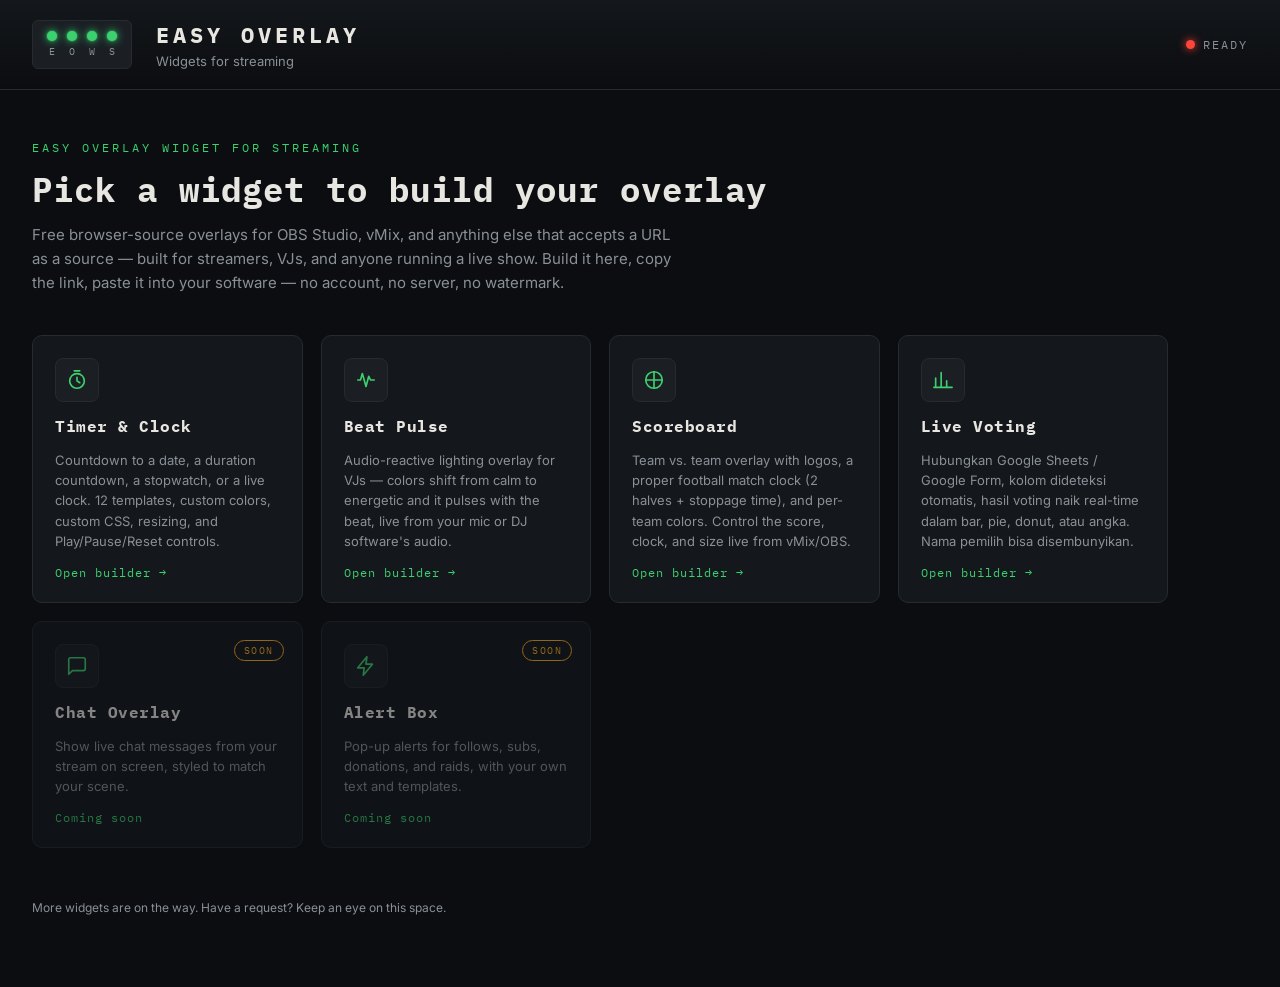
<file: index.html>
<!DOCTYPE html>
<html lang="en">
<head>
<meta charset="UTF-8">
<title>Easy Overlay — Widgets for Streaming</title>
<meta name="viewport" content="width=device-width, initial-scale=1.0">
<link rel="preconnect" href="https://fonts.googleapis.com">
<link href="https://fonts.googleapis.com/css2?family=IBM+Plex+Mono:wght@400;500;600;700&family=Inter:wght@400;500;600;700&display=swap" rel="stylesheet">
<link rel="stylesheet" href="css/console.css">
</head>
<body>

<header class="masthead">
  <div class="masthead-left">
    <div class="tally-strip">
      <div class="tally-lamp on"><span class="dot"></span><span class="lamp-label">E</span></div>
      <div class="tally-lamp on"><span class="dot"></span><span class="lamp-label">O</span></div>
      <div class="tally-lamp on"><span class="dot"></span><span class="lamp-label">W</span></div>
      <div class="tally-lamp on"><span class="dot"></span><span class="lamp-label">S</span></div>
    </div>
    <div class="masthead-title">
      <h1>EASY OVERLAY</h1>
      <p>Widgets for streaming</p>
    </div>
  </div>
  <div class="rec-indicator"><span class="rec-dot"></span> READY</div>
</header>

<section class="dashboard-hero">
  <p class="kicker">Easy Overlay Widget for Streaming</p>
  <h1>Pick a widget to build your overlay</h1>
  <p>
    Free browser-source overlays for OBS Studio, vMix, and anything else that
    accepts a URL as a source — built for streamers, VJs, and anyone running
    a live show. Build it here, copy the link, paste it into your software —
    no account, no server, no watermark.
  </p>
</section>

<div class="widget-grid">

  <a class="widget-card" href="timerstream.html">
    <div class="widget-icon">
      <svg viewBox="0 0 24 24" fill="none" stroke="currentColor" stroke-width="1.8" stroke-linecap="round" stroke-linejoin="round">
        <circle cx="12" cy="13" r="8"></circle>
        <path d="M12 9v4l3 2"></path>
        <path d="M9 2h6"></path>
      </svg>
    </div>
    <h2>Timer &amp; Clock</h2>
    <p>Countdown to a date, a duration countdown, a stopwatch, or a live clock. 12 templates, custom colors, custom CSS, resizing, and Play/Pause/Reset controls.</p>
    <span class="widget-cta">Open builder &rarr;</span>
  </a>

  <a class="widget-card" href="beatstream.html">
    <div class="widget-icon">
      <svg viewBox="0 0 24 24" fill="none" stroke="currentColor" stroke-width="1.8" stroke-linecap="round" stroke-linejoin="round">
        <path d="M3 12h3l2-7 4 14 3-11 2 4h4"></path>
      </svg>
    </div>
    <h2>Beat Pulse</h2>
    <p>Audio-reactive lighting overlay for VJs — colors shift from calm to energetic and it pulses with the beat, live from your mic or DJ software's audio.</p>
    <span class="widget-cta">Open builder &rarr;</span>
  </a>

  <a class="widget-card" href="scorestream.html">
    <div class="widget-icon">
      <svg viewBox="0 0 24 24" fill="none" stroke="currentColor" stroke-width="1.8" stroke-linecap="round" stroke-linejoin="round">
        <circle cx="12" cy="12" r="9"></circle>
        <path d="M12 3v18M3 12h18"></path>
      </svg>
    </div>
    <h2>Scoreboard</h2>
    <p>Team vs. team overlay with logos, a proper football match clock (2 halves + stoppage time), and per-team colors. Control the score, clock, and size live from vMix/OBS.</p>
    <span class="widget-cta">Open builder &rarr;</span>
  </a>

  <a class="widget-card" href="votestream.html">
    <div class="widget-icon">
      <svg viewBox="0 0 24 24" fill="none" stroke="currentColor" stroke-width="1.8" stroke-linecap="round" stroke-linejoin="round">
        <path d="M4 20V10M10 20V4M16 20v-7M22 20H2"></path>
      </svg>
    </div>
    <h2>Live Voting</h2>
    <p>Hubungkan Google Sheets / Google Form, kolom dideteksi otomatis, hasil voting naik real-time dalam bar, pie, donut, atau angka. Nama pemilih bisa disembunyikan.</p>
    <span class="widget-cta">Open builder &rarr;</span>
  </a>

  <div class="widget-card disabled">
    <span class="badge-soon">SOON</span>
    <div class="widget-icon">
      <svg viewBox="0 0 24 24" fill="none" stroke="currentColor" stroke-width="1.8" stroke-linecap="round" stroke-linejoin="round">
        <path d="M21 15a2 2 0 0 1-2 2H7l-4 4V5a2 2 0 0 1 2-2h14a2 2 0 0 1 2 2z"></path>
      </svg>
    </div>
    <h2>Chat Overlay</h2>
    <p>Show live chat messages from your stream on screen, styled to match your scene.</p>
    <span class="widget-cta">Coming soon</span>
  </div>

  <div class="widget-card disabled">
    <span class="badge-soon">SOON</span>
    <div class="widget-icon">
      <svg viewBox="0 0 24 24" fill="none" stroke="currentColor" stroke-width="1.8" stroke-linecap="round" stroke-linejoin="round">
        <path d="M13 2 3 14h7l-1 8 10-12h-7z"></path>
      </svg>
    </div>
    <h2>Alert Box</h2>
    <p>Pop-up alerts for follows, subs, donations, and raids, with your own text and templates.</p>
    <span class="widget-cta">Coming soon</span>
  </div>

</div>

<p class="dashboard-footer">
  More widgets are on the way. Have a request? Keep an eye on this space.
</p>

</body>
</html>
</file>
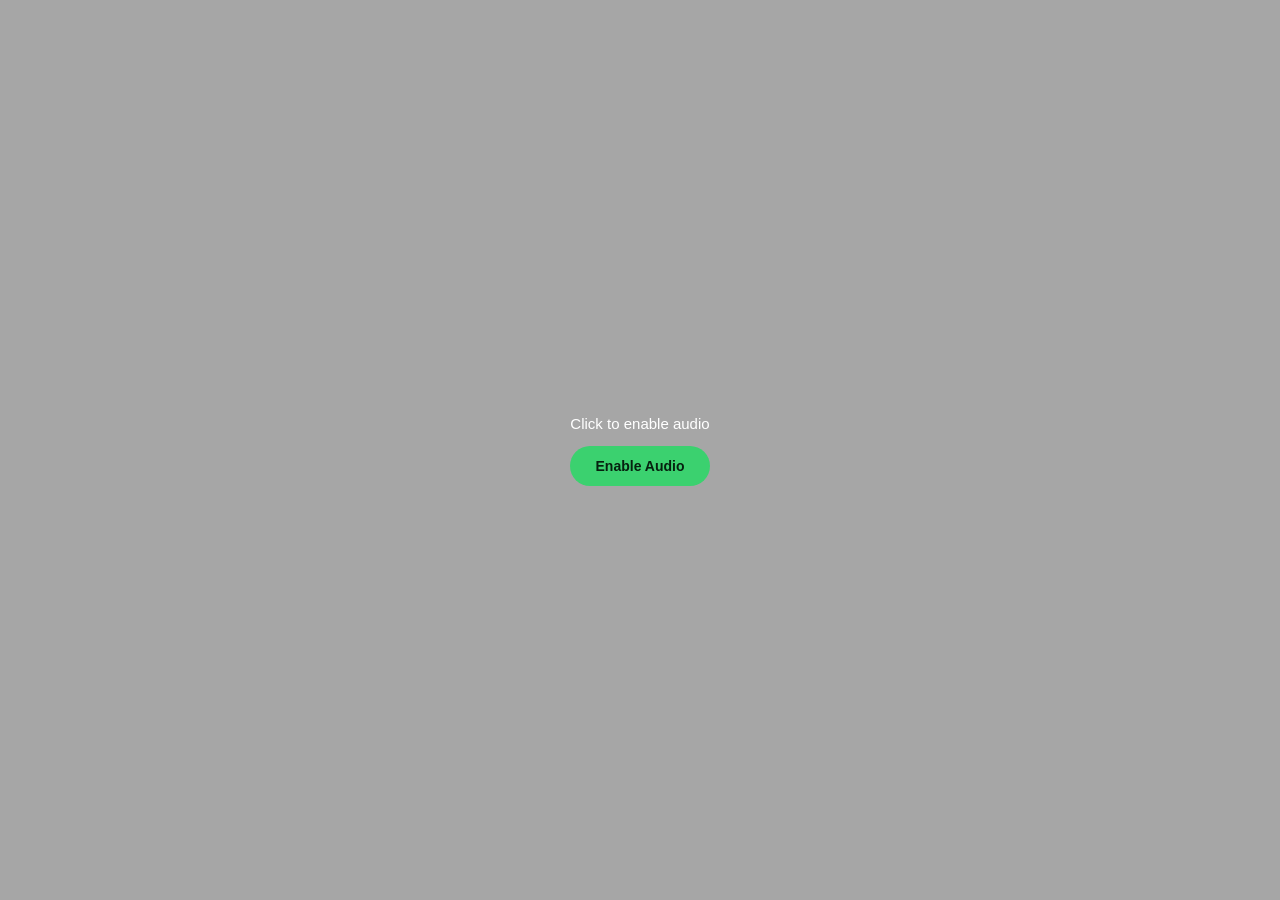
<file: beat.html>
<!DOCTYPE html>
<html lang="en">
<head>
<meta charset="UTF-8">
<title>Beat Pulse</title>
<meta name="viewport" content="width=device-width, initial-scale=1.0">
<style>
  html, body {
    margin: 0;
    padding: 0;
    background: transparent;
    width: 100%;
    height: 100%;
    overflow: hidden;
  }
  #stage {
    position: fixed;
    top: 0;
    left: 0;
    width: 100%;
    height: 100%;
  }
  #beat-status {
    position: fixed;
    inset: 0;
    display: none;
    align-items: center;
    justify-content: center;
    flex-direction: column;
    gap: 14px;
    font-family: -apple-system, 'Segoe UI', sans-serif;
    background: rgba(0, 0, 0, 0.35);
  }
  .beat-status-text {
    color: #ffffff;
    font-size: 15px;
    text-align: center;
    max-width: 80%;
  }
  .beat-enable-btn {
    background: #3BD16F;
    color: #06210F;
    border: none;
    border-radius: 999px;
    padding: 12px 26px;
    font-size: 14px;
    font-weight: 700;
    cursor: pointer;
  }
  .beat-enable-btn:hover { filter: brightness(1.08); }
  .beat-device-row {
    display: none;
    align-items: center;
    gap: 8px;
  }
  .beat-device-select {
    background: rgba(255, 255, 255, 0.12);
    color: #ffffff;
    border: 1px solid rgba(255, 255, 255, 0.3);
    border-radius: 6px;
    padding: 6px 10px;
    font-size: 12px;
    max-width: 280px;
  }
</style>
</head>
<body>
  <canvas id="stage"></canvas>

  <div id="beat-status">
    <div class="beat-status-text">Click to enable audio</div>
    <button type="button" class="beat-enable-btn">Enable Audio</button>
    <div class="beat-device-row">
      <label class="beat-status-text" style="font-size:12px;">Input:</label>
      <select class="beat-device-select"></select>
    </div>
  </div>

  <script src="js/beat-core.js"></script>
  <script>
    BeatCore.start('#stage', '#beat-status');
  </script>
</body>
</html>
</file>
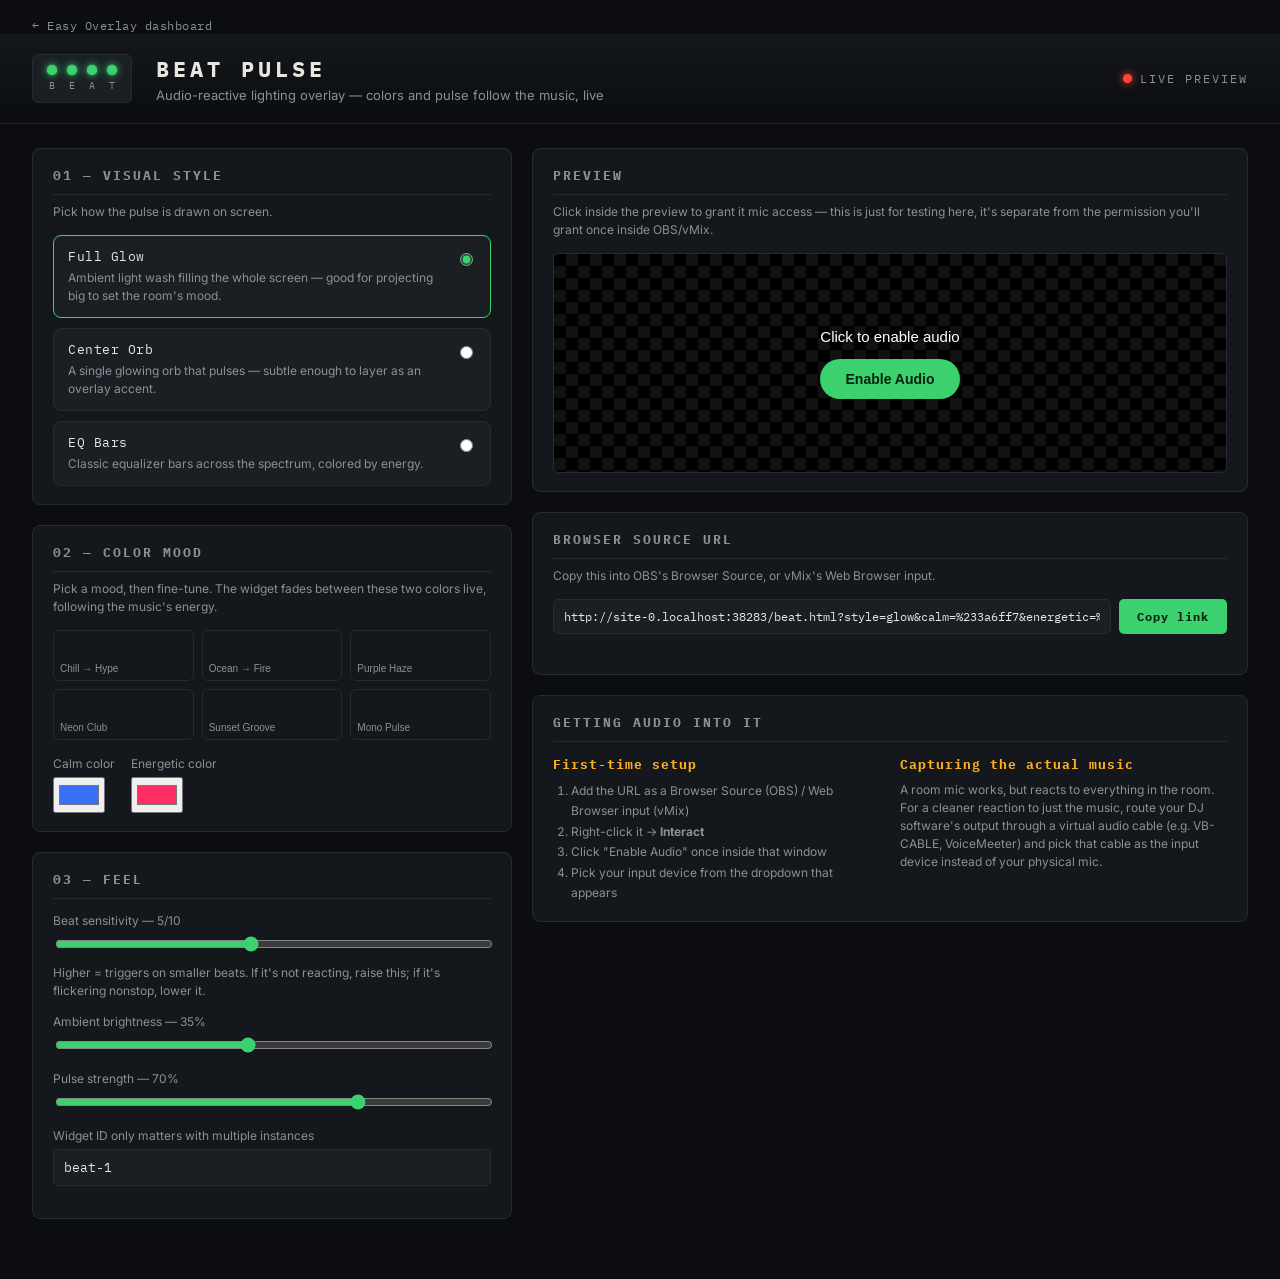
<file: beatstream.html>
<!DOCTYPE html>
<html lang="en">
<head>
<meta charset="UTF-8">
<title>Beat Pulse Widget — Easy Overlay</title>
<meta name="viewport" content="width=device-width, initial-scale=1.0">
<link rel="preconnect" href="https://fonts.googleapis.com">
<link href="https://fonts.googleapis.com/css2?family=IBM+Plex+Mono:wght@400;500;600;700&family=Inter:wght@400;500;600;700&display=swap" rel="stylesheet">
<link rel="stylesheet" href="css/console.css">
</head>
<body>

<div class="breadcrumb">
  <a href="index.html">&larr; Easy Overlay dashboard</a>
</div>

<header class="masthead">
  <div class="masthead-left">
    <div class="tally-strip">
      <div class="tally-lamp on"><span class="dot"></span><span class="lamp-label">B</span></div>
      <div class="tally-lamp on"><span class="dot"></span><span class="lamp-label">E</span></div>
      <div class="tally-lamp on"><span class="dot"></span><span class="lamp-label">A</span></div>
      <div class="tally-lamp on"><span class="dot"></span><span class="lamp-label">T</span></div>
    </div>
    <div class="masthead-title">
      <h1>BEAT PULSE</h1>
      <p>Audio-reactive lighting overlay — colors and pulse follow the music, live</p>
    </div>
  </div>
  <div class="rec-indicator"><span class="rec-dot"></span> LIVE PREVIEW</div>
</header>

<main class="console">

  <section class="panel controls">

    <div class="strip">
      <h2 class="strip-title">01 — Visual Style</h2>
      <p class="strip-hint">Pick how the pulse is drawn on screen.</p>
      <div class="style-options" id="styleOptions">
        <label class="style-card">
          <input type="radio" name="style" value="glow" checked>
          <span class="style-name">Full Glow</span>
          <span class="style-desc">Ambient light wash filling the whole screen — good for projecting big to set the room's mood.</span>
        </label>
        <label class="style-card">
          <input type="radio" name="style" value="orb">
          <span class="style-name">Center Orb</span>
          <span class="style-desc">A single glowing orb that pulses — subtle enough to layer as an overlay accent.</span>
        </label>
        <label class="style-card">
          <input type="radio" name="style" value="bars">
          <span class="style-name">EQ Bars</span>
          <span class="style-desc">Classic equalizer bars across the spectrum, colored by energy.</span>
        </label>
      </div>
    </div>

    <div class="strip">
      <h2 class="strip-title">02 — Color Mood</h2>
      <p class="strip-hint">Pick a mood, then fine-tune. The widget fades between these two colors live, following the music's energy.</p>
      <div class="preset-swatches" id="presetSwatches"></div>
      <div class="color-row">
        <label class="field color-field">
          <span>Calm color</span>
          <input type="color" id="calmColor">
        </label>
        <label class="field color-field">
          <span>Energetic color</span>
          <input type="color" id="energeticColor">
        </label>
      </div>
    </div>

    <div class="strip">
      <h2 class="strip-title">03 — Feel</h2>
      <label class="field">
        <span>Beat sensitivity — <span id="sensitivityValue">5</span>/10</span>
        <input type="range" id="sensitivity" min="1" max="10" step="1" value="5">
      </label>
      <p class="strip-hint">Higher = triggers on smaller beats. If it's not reacting, raise this; if it's flickering nonstop, lower it.</p>
      <label class="field">
        <span>Ambient brightness — <span id="ambientValue">35%</span></span>
        <input type="range" id="ambient" min="0" max="80" step="5" value="35">
      </label>
      <label class="field">
        <span>Pulse strength — <span id="pulseValue">70%</span></span>
        <input type="range" id="pulse" min="0" max="100" step="5" value="70">
      </label>
      <label class="field">
        <span>Widget ID <span class="optional">only matters with multiple instances</span></span>
        <input type="text" id="widgetId" value="beat-1">
      </label>
    </div>

  </section>

  <aside class="panel output">
    <div class="strip">
      <h2 class="strip-title">Preview</h2>
      <p class="strip-hint">Click inside the preview to grant it mic access — this is just for testing here, it's separate from the permission you'll grant once inside OBS/vMix.</p>
      <div class="preview-frame">
        <iframe id="previewFrame" src="beat.html" title="Live preview" allow="microphone"></iframe>
      </div>
    </div>

    <div class="strip">
      <h2 class="strip-title">Browser Source URL</h2>
      <p class="strip-hint">Copy this into OBS's Browser Source, or vMix's Web Browser input.</p>
      <div class="url-row">
        <input type="text" id="outputUrl" readonly>
        <button id="copyBtn" class="btn-primary">Copy link</button>
      </div>
      <span class="copy-confirm" id="copyConfirm">Copied to clipboard</span>
    </div>

    <div class="strip howto">
      <h2 class="strip-title">Getting audio into it</h2>
      <div class="howto-grid">
        <div>
          <h3>First-time setup</h3>
          <ol>
            <li>Add the URL as a Browser Source (OBS) / Web Browser input (vMix)</li>
            <li>Right-click it → <strong>Interact</strong></li>
            <li>Click "Enable Audio" once inside that window</li>
            <li>Pick your input device from the dropdown that appears</li>
          </ol>
        </div>
        <div>
          <h3>Capturing the actual music</h3>
          <p class="strip-hint" style="margin-top:0;">
            A room mic works, but reacts to everything in the room. For a
            cleaner reaction to just the music, route your DJ software's
            output through a virtual audio cable (e.g. VB-CABLE,
            VoiceMeeter) and pick that cable as the input device instead
            of your physical mic.
          </p>
        </div>
      </div>
    </div>
  </aside>

</main>

<script src="js/beat-presets.js"></script>
<script src="js/beat-core.js"></script>
<script src="js/beat-app.js"></script>
</body>
</html>
</file>
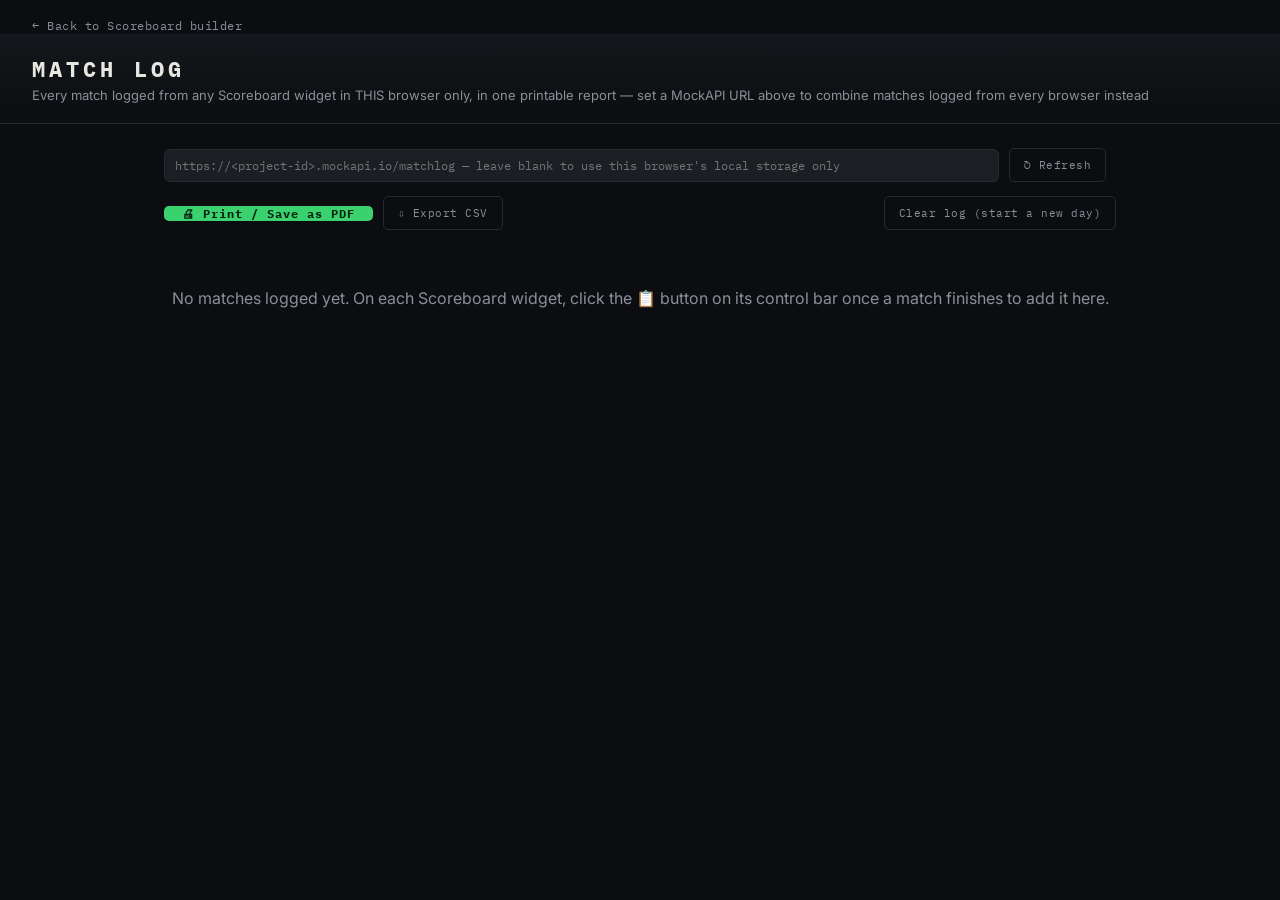
<file: matchlog.html>
<!DOCTYPE html>
<html lang="en">
<head>
<meta charset="UTF-8">
<title>Match Log — Scoreboard</title>
<meta name="viewport" content="width=device-width, initial-scale=1.0">
<link rel="preconnect" href="https://fonts.googleapis.com">
<link href="https://fonts.googleapis.com/css2?family=IBM+Plex+Mono:wght@400;500;600;700&family=Inter:wght@400;500;600;700&display=swap" rel="stylesheet">
<link rel="stylesheet" href="css/console.css">
<style>
  .log-wrap { max-width: 1000px; margin: 0 auto; padding: 24px; }
  .log-toolbar { display: flex; gap: 10px; flex-wrap: wrap; align-items: center; margin-bottom: 18px; }
  .log-toolbar .spacer { flex: 1; }
  table.log-table { width: 100%; border-collapse: collapse; font-family: 'IBM Plex Mono', monospace; font-size: 13px; }
  table.log-table th, table.log-table td {
    border: 1px solid var(--border); padding: 8px 10px; text-align: left; vertical-align: top;
  }
  table.log-table th { background: var(--panel-raised); color: var(--text-dim); font-weight: 600; }
  table.log-table td.score { font-weight: 700; font-size: 15px; white-space: nowrap; }
  .empty-state { color: var(--text-dim); padding: 40px 0; text-align: center; }
  .row-actions button { border: none; background: none; color: var(--red); cursor: pointer; font-size: 12px; }
  .api-bar { display: flex; gap: 10px; align-items: center; flex-wrap: wrap; margin-bottom: 14px; }
  .api-bar input[type="url"] {
    flex: 1; min-width: 260px; font-family: 'IBM Plex Mono', monospace; font-size: 12px;
    padding: 8px 10px; border-radius: 6px; border: 1px solid var(--border);
    background: var(--panel-raised); color: var(--text);
  }
  .api-status { font-size: 12px; color: var(--text-dim); white-space: nowrap; }
  .api-status.is-error { color: var(--red); }
  .api-status.is-ok { color: #3BD16F; }

  @media print {
    body { background: #fff; color: #000; }
    .breadcrumb, .log-toolbar, .row-actions, .masthead { display: none !important; }
    table.log-table th { background: #eee !important; -webkit-print-color-adjust: exact; }
    table.log-table, table.log-table th, table.log-table td { border-color: #999 !important; color: #000 !important; }
  }
</style>
</head>
<body>

<div class="breadcrumb">
  <a href="scorestream.html">&larr; Back to Scoreboard builder</a>
</div>

<header class="masthead">
  <div class="masthead-left">
    <div class="masthead-title">
      <h1>MATCH LOG</h1>
      <p id="sourceHint">Every match logged from any Scoreboard widget in this browser, in one printable report</p>
    </div>
  </div>
</header>

<div class="log-wrap">
  <div class="api-bar">
    <input type="url" id="apiUrlInput" placeholder="https://<project-id>.mockapi.io/matchlog — leave blank to use this browser's local storage only">
    <button class="btn-ghost" id="refreshBtn">&#8635; Refresh</button>
    <span class="api-status" id="apiStatus"></span>
  </div>

  <div class="log-toolbar">
    <button class="btn-primary" id="printBtn">&#128424; Print / Save as PDF</button>
    <button class="btn-ghost" id="exportCsvBtn">&#8681; Export CSV</button>
    <span class="spacer"></span>
    <button class="btn-ghost" id="clearBtn">Clear log (start a new day)</button>
  </div>

  <div id="tableHost"></div>
</div>

<script>
(function () {
  const MATCH_LOG_KEY = 'sb-matchlog';
  const LOG_API_KEY = 'sb-log-api-url';

  const apiUrlInput = document.getElementById('apiUrlInput');
  const apiStatus = document.getElementById('apiStatus');
  const sourceHint = document.getElementById('sourceHint');

  // Endpoint resolution order: ?logApi= in the URL (so a link can point
  // straight at the right MockAPI resource), then whatever the Scoreboard
  // builder (or a previous visit to this page) saved locally, then blank
  // (local-storage-only mode, same as before this feature existed).
  function getApiUrl() {
    return apiUrlInput.value.trim();
  }

  function initApiUrl() {
    const fromQuery = new URLSearchParams(window.location.search).get('logApi');
    let saved = '';
    try {
      saved = window.localStorage.getItem(LOG_API_KEY) || '';
    } catch (e) { /* ignore */ }
    apiUrlInput.value = (fromQuery || saved || '').trim();
    updateSourceHint();
  }

  function updateSourceHint() {
    sourceHint.textContent = getApiUrl()
      ? 'Every match logged to this MockAPI endpoint, from any browser (including vMix/OBS), in one printable report'
      : "Every match logged from any Scoreboard widget in THIS browser only, in one printable report — set a MockAPI URL above to combine matches logged from every browser instead";
  }

  function setStatus(text, kind) {
    apiStatus.textContent = text;
    apiStatus.className = 'api-status' + (kind ? ' is-' + kind : '');
  }

  // ---------------- local storage (fallback / no-API mode) ----------------

  function loadLocalLog() {
    try {
      const raw = window.localStorage.getItem(MATCH_LOG_KEY);
      return raw ? JSON.parse(raw) : [];
    } catch (e) {
      return [];
    }
  }

  function saveLocalLog(list) {
    try {
      window.localStorage.setItem(MATCH_LOG_KEY, JSON.stringify(list));
    } catch (e) { /* ignore */ }
  }

  // ---------------- data access (API when configured, else local) ----------------

  async function loadLog() {
    const apiUrl = getApiUrl();
    if (!apiUrl) return loadLocalLog();
    try {
      const res = await fetch(apiUrl);
      if (!res.ok) throw new Error('HTTP ' + res.status);
      setStatus('Connected', 'ok');
      return await res.json();
    } catch (e) {
      setStatus('Could not reach MockAPI — check the URL. Showing this browser\'s local log instead.', 'error');
      return loadLocalLog();
    }
  }

  async function deleteEntry(id) {
    const apiUrl = getApiUrl();
    if (!apiUrl) {
      saveLocalLog(loadLocalLog().filter((e) => e.id !== id));
      return;
    }
    try {
      const res = await fetch(apiUrl.replace(/\/$/, '') + '/' + encodeURIComponent(id), { method: 'DELETE' });
      if (!res.ok) throw new Error('HTTP ' + res.status);
    } catch (e) {
      setStatus('Failed to delete that entry on MockAPI — it may still show up on refresh.', 'error');
    }
  }

  async function clearAll(list) {
    const apiUrl = getApiUrl();
    if (!apiUrl) {
      saveLocalLog([]);
      return;
    }
    setStatus('Clearing…', '');
    for (const entry of list) {
      try {
        await fetch(apiUrl.replace(/\/$/, '') + '/' + encodeURIComponent(entry.id), { method: 'DELETE' });
      } catch (e) {
        /* keep going even if one delete fails */
      }
    }
  }

  function fmtTime(iso) {
    const d = new Date(iso);
    if (isNaN(d)) return iso;
    return d.toLocaleString();
  }

  function detailsFor(entry) {
    if (entry.timerMode === 'football') {
      const halves = `${entry.half1Minutes ?? '?'}' / ${entry.half2Minutes ?? '?'}' halves`;
      const reached = `ended in half ${entry.halfReached ?? '?'} at ${entry.finalClock ?? '—'}`;
      // stoppageHalf1Minutes/stoppageHalf2Minutes are the current field
      // names; stoppageMinutesAnnounced is kept as a fallback so matches
      // logged before this field split still display correctly.
      const stopParts = [];
      if (entry.stoppageHalf1Minutes) stopParts.push(`+${entry.stoppageHalf1Minutes}' in 1st half`);
      if (entry.stoppageHalf2Minutes) stopParts.push(`+${entry.stoppageHalf2Minutes}' in 2nd half`);
      if (!stopParts.length && entry.stoppageMinutesAnnounced) {
        stopParts.push(`+${entry.stoppageMinutesAnnounced}' announced`);
      }
      const stoppage = stopParts.length ? `, ${stopParts.join(', ')}` : '';
      return `${halves} — ${reached}${stoppage}`;
    }
    if (entry.timerMode === 'countup') return `stopwatch, stopped at ${entry.elapsedClock ?? '—'}`;
    if (entry.timerMode === 'countdown') return `countdown, ${entry.remainingClock ?? '—'} left`;
    return 'no timer';
  }

  async function render() {
    const host = document.getElementById('tableHost');
    host.innerHTML = '<p class="empty-state">Loading…</p>';

    const list = (await loadLog()).slice().sort((a, b) => new Date(a.timestamp) - new Date(b.timestamp));

    if (!list.length) {
      host.innerHTML = '<p class="empty-state">No matches logged yet. On each Scoreboard widget, click the &#128203; button on its control bar once a match finishes to add it here.</p>';
      return;
    }

    const rows = list.map((entry, i) => `
      <tr data-id="${entry.id}">
        <td>${i + 1}</td>
        <td>${fmtTime(entry.timestamp)}</td>
        <td>${escapeHtml(entry.t1)}</td>
        <td class="score">${entry.s1} - ${entry.s2}</td>
        <td>${escapeHtml(entry.t2)}</td>
        <td>${escapeHtml(detailsFor(entry))}</td>
        <td class="row-actions"><button data-del="${entry.id}">Remove</button></td>
      </tr>
    `).join('');

    host.innerHTML = `
      <table class="log-table">
        <thead>
          <tr>
            <th>#</th><th>Time</th><th>Team 1</th><th>Score</th><th>Team 2</th><th>Details</th><th class="row-actions">&nbsp;</th>
          </tr>
        </thead>
        <tbody>${rows}</tbody>
      </table>
    `;

    host.querySelectorAll('[data-del]').forEach((btn) => {
      btn.addEventListener('click', async () => {
        const id = btn.getAttribute('data-del');
        btn.disabled = true;
        await deleteEntry(id);
        render();
      });
    });
  }

  function escapeHtml(str) {
    const div = document.createElement('div');
    div.textContent = String(str ?? '');
    return div.innerHTML;
  }

  function toCsv(list) {
    const header = ['#', 'Time', 'Team 1', 'Score 1', 'Score 2', 'Team 2', 'Details'];
    const lines = [header.join(',')];
    list.forEach((entry, i) => {
      const row = [
        i + 1,
        fmtTime(entry.timestamp),
        entry.t1,
        entry.s1,
        entry.s2,
        entry.t2,
        detailsFor(entry),
      ].map((v) => `"${String(v).replace(/"/g, '""')}"`);
      lines.push(row.join(','));
    });
    return lines.join('\n');
  }

  document.getElementById('printBtn').addEventListener('click', () => window.print());

  document.getElementById('exportCsvBtn').addEventListener('click', async () => {
    const list = (await loadLog()).slice().sort((a, b) => new Date(a.timestamp) - new Date(b.timestamp));
    if (!list.length) return;
    const blob = new Blob([toCsv(list)], { type: 'text/csv;charset=utf-8;' });
    const url = URL.createObjectURL(blob);
    const a = document.createElement('a');
    a.href = url;
    a.download = 'match-log-' + new Date().toISOString().slice(0, 10) + '.csv';
    a.click();
    URL.revokeObjectURL(url);
  });

  document.getElementById('clearBtn').addEventListener('click', async () => {
    const list = await loadLog();
    if (!list.length) return;
    if (confirm('Clear all logged matches? This cannot be undone.')) {
      await clearAll(list);
      render();
    }
  });

  document.getElementById('refreshBtn').addEventListener('click', () => render());

  apiUrlInput.addEventListener('change', () => {
    try {
      window.localStorage.setItem(LOG_API_KEY, apiUrlInput.value.trim());
    } catch (e) { /* ignore */ }
    updateSourceHint();
    setStatus('', '');
    render();
  });

  initApiUrl();
  render();
})();
</script>

</body>
</html>
</file>
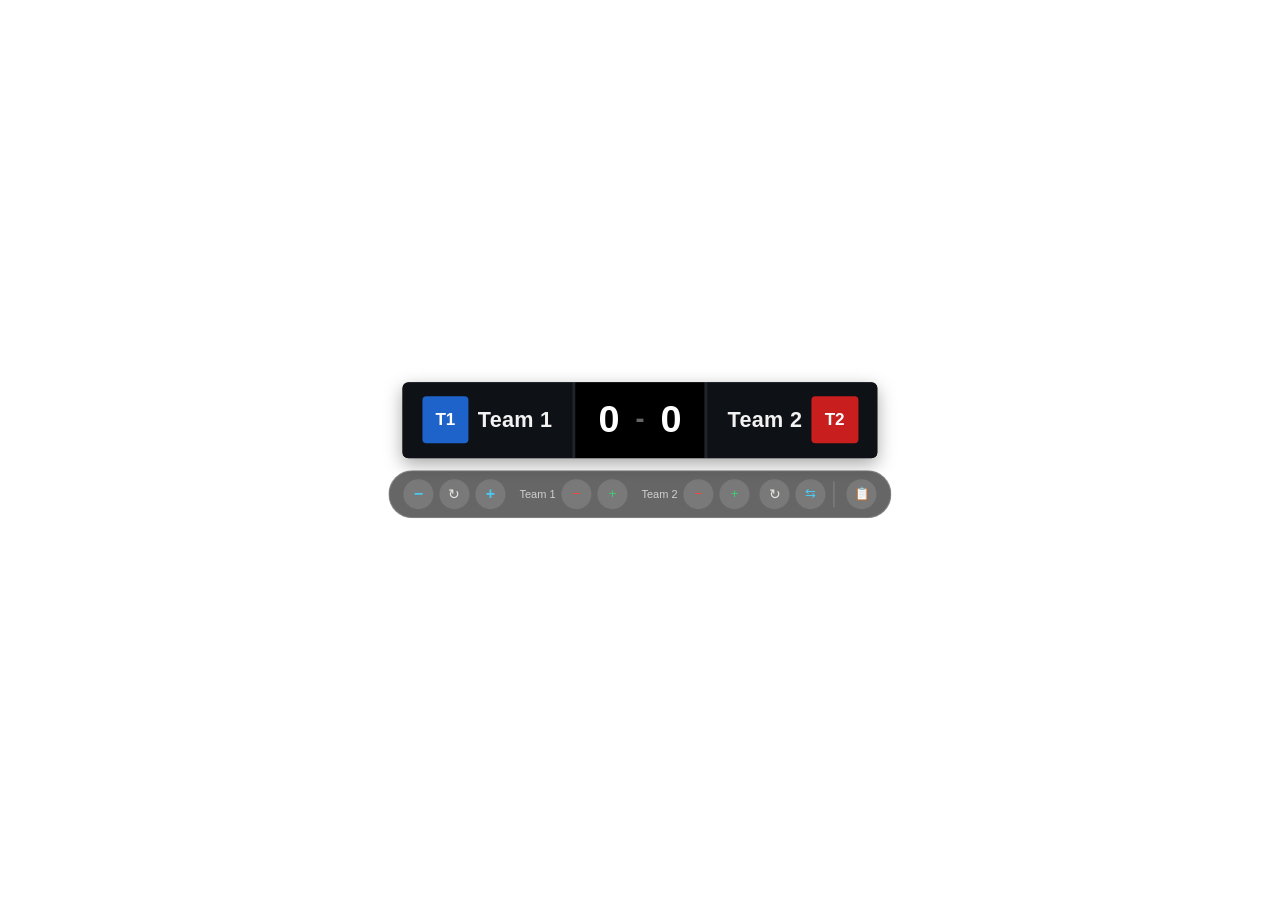
<file: score.html>
<!DOCTYPE html>
<html lang="en">
<head>
<meta charset="UTF-8">
<title>Scoreboard Widget</title>
<meta name="viewport" content="width=device-width, initial-scale=1.0">
<style>
  html, body {
    margin: 0;
    padding: 0;
    background: transparent;
    width: 100%;
    height: 100%;
    overflow: hidden;
  }
  #scoreboard {
    position: fixed;
    top: 50%;
    left: 50%;
    transform: translate(-50%, -50%);
    display: flex;
    flex-direction: column;
    align-items: center;
    gap: 12px;
  }

  /* Generic control bar — same visual language as the other widgets',
     deliberately not part of any template so it looks consistent no
     matter which layout you pick. Crop it out in OBS/vMix if you don't
     want it visible on stream. */
  .score-controls {
    display: flex;
    align-items: center;
    gap: 6px;
    background: rgba(0, 0, 0, 0.6);
    border: 1px solid rgba(255, 255, 255, 0.2);
    padding: 8px 10px;
    border-radius: 999px;
    flex-wrap: wrap;
    justify-content: center;
    max-width: 92vw;
  }
  .ctrl-cluster {
    display: flex;
    align-items: center;
    gap: 6px;
    padding: 0 4px;
  }
  .score-ctrl-label {
    font-family: -apple-system, 'Segoe UI', sans-serif;
    font-size: 11px;
    color: #cfcfcf;
    max-width: 90px;
    overflow: hidden;
    text-overflow: ellipsis;
    white-space: nowrap;
  }
  .ctrl-btn {
    width: 30px;
    height: 30px;
    border-radius: 50%;
    border: none;
    background: rgba(255, 255, 255, 0.12);
    color: #ffffff;
    font-size: 13px;
    line-height: 1;
    cursor: pointer;
    display: flex;
    align-items: center;
    justify-content: center;
    flex: none;
  }
  .ctrl-btn:hover:not(:disabled) { background: rgba(255, 255, 255, 0.25); }
  .ctrl-btn:disabled { opacity: 0.35; cursor: default; }
  .ctrl-score-plus { color: #3BD16F; }
  .ctrl-score-minus { color: #FF4438; }
  .ctrl-score-reset, .ctrl-reset, .ctrl-size-reset { color: #E8E6E1; font-size: 14px; }
.ctrl-reverse { color: #4CC9F0; }
  .ctrl-size-down, .ctrl-size-up { color: #4CC9F0; font-size: 16px; font-weight: 700; }
  .ctrl-play { color: #3BD16F; }
  .ctrl-pause { color: #FFB020; }
  .ctrl-stoppage { color: #FF9E5C; font-size: 11px; font-weight: 700; width: auto; padding: 0 8px; border-radius: 14px; }
  .ctrl-added-time { color: #777; }
  .ctrl-added-time.ctrl-added-time-active { color: #FF9E5C; background: rgba(255, 158, 92, 0.25); }
  .ctrl-next-half { color: #4CC9F0; }
  .ctrl-log-match { color: #C77DFF; }
  .ctrl-timer-toggle { color: #3BD16F; }
  .ctrl-timer-toggle.ctrl-timer-hidden { color: #777; }
  .ctrl-divider {
    width: 1px;
    align-self: stretch;
    background: rgba(255, 255, 255, 0.2);
    margin: 2px 2px;
  }
</style>
</head>
<body>
  <div id="scoreboard"></div>

  <script src="js/score-templates.js"></script>
  <script src="js/score-core.js"></script>
  <script>
    ScoreCore.start('#scoreboard');
  </script>
</body>
</html>
</file>
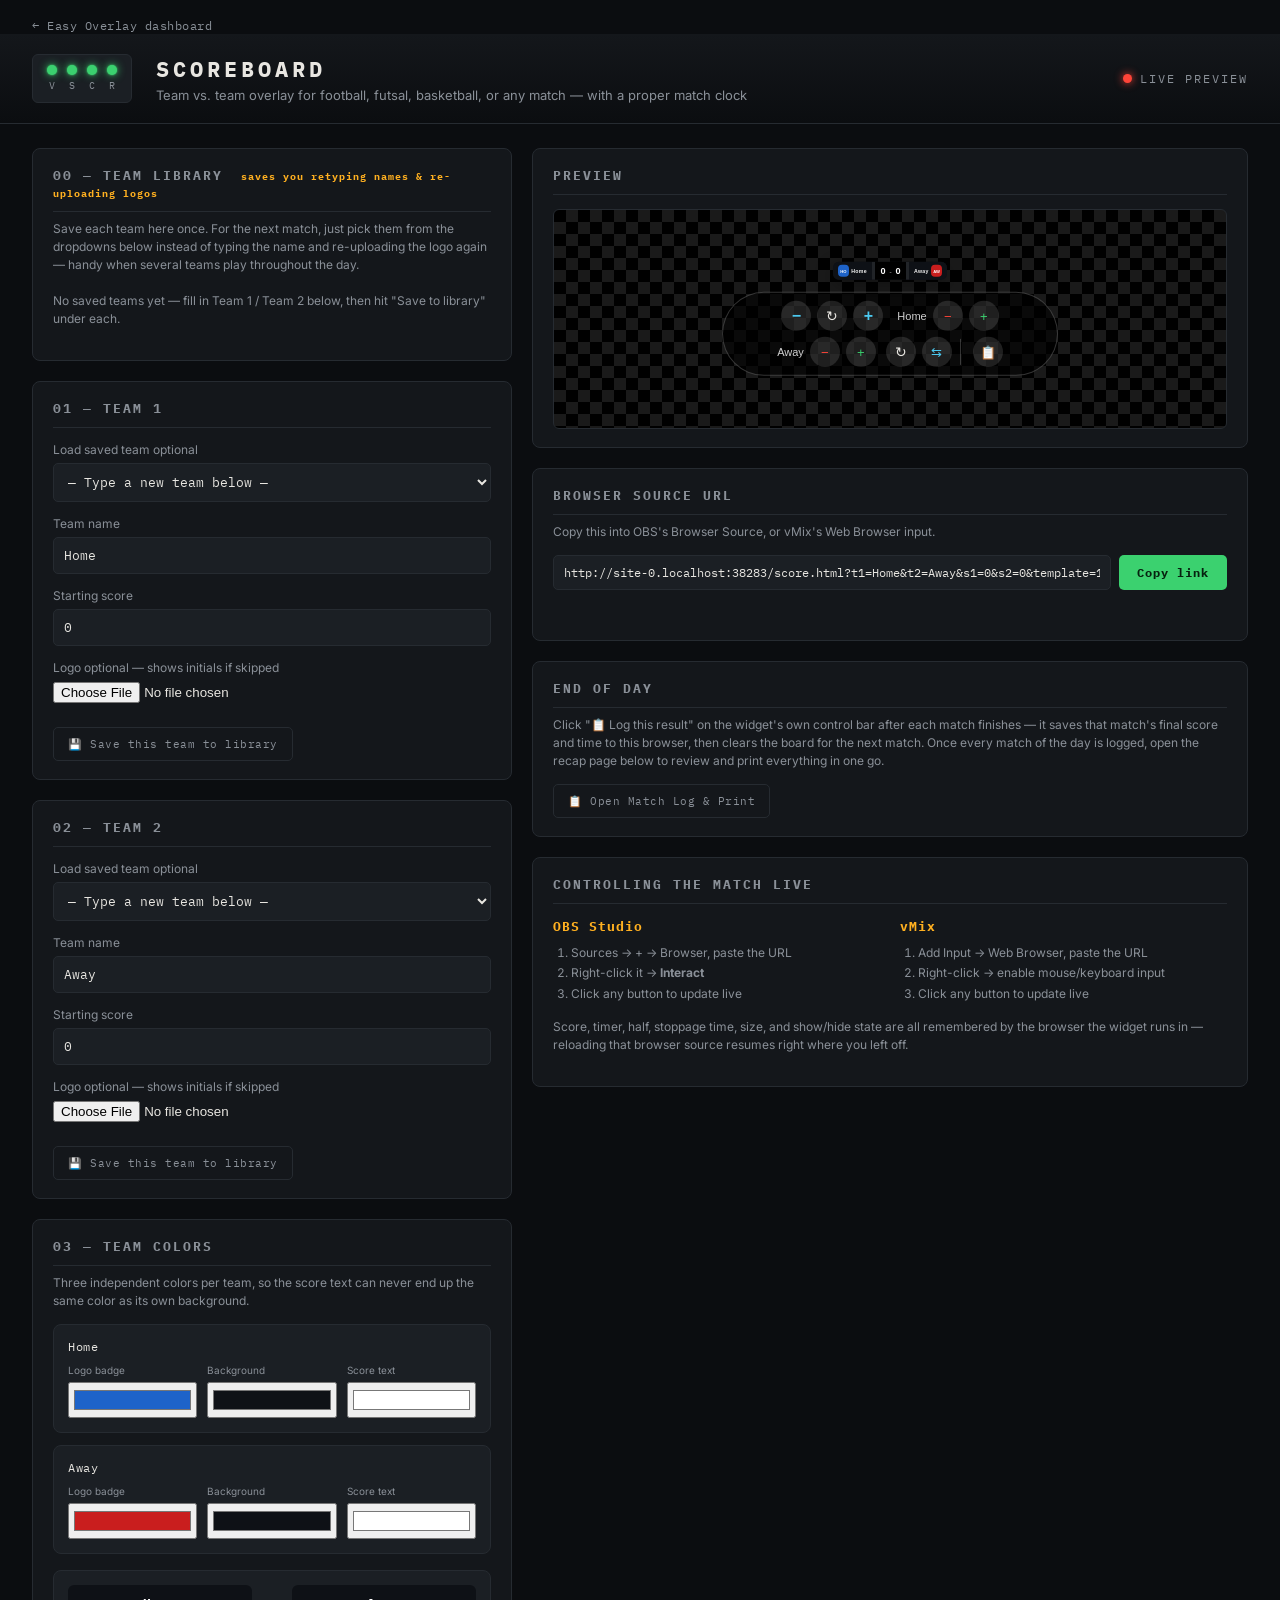
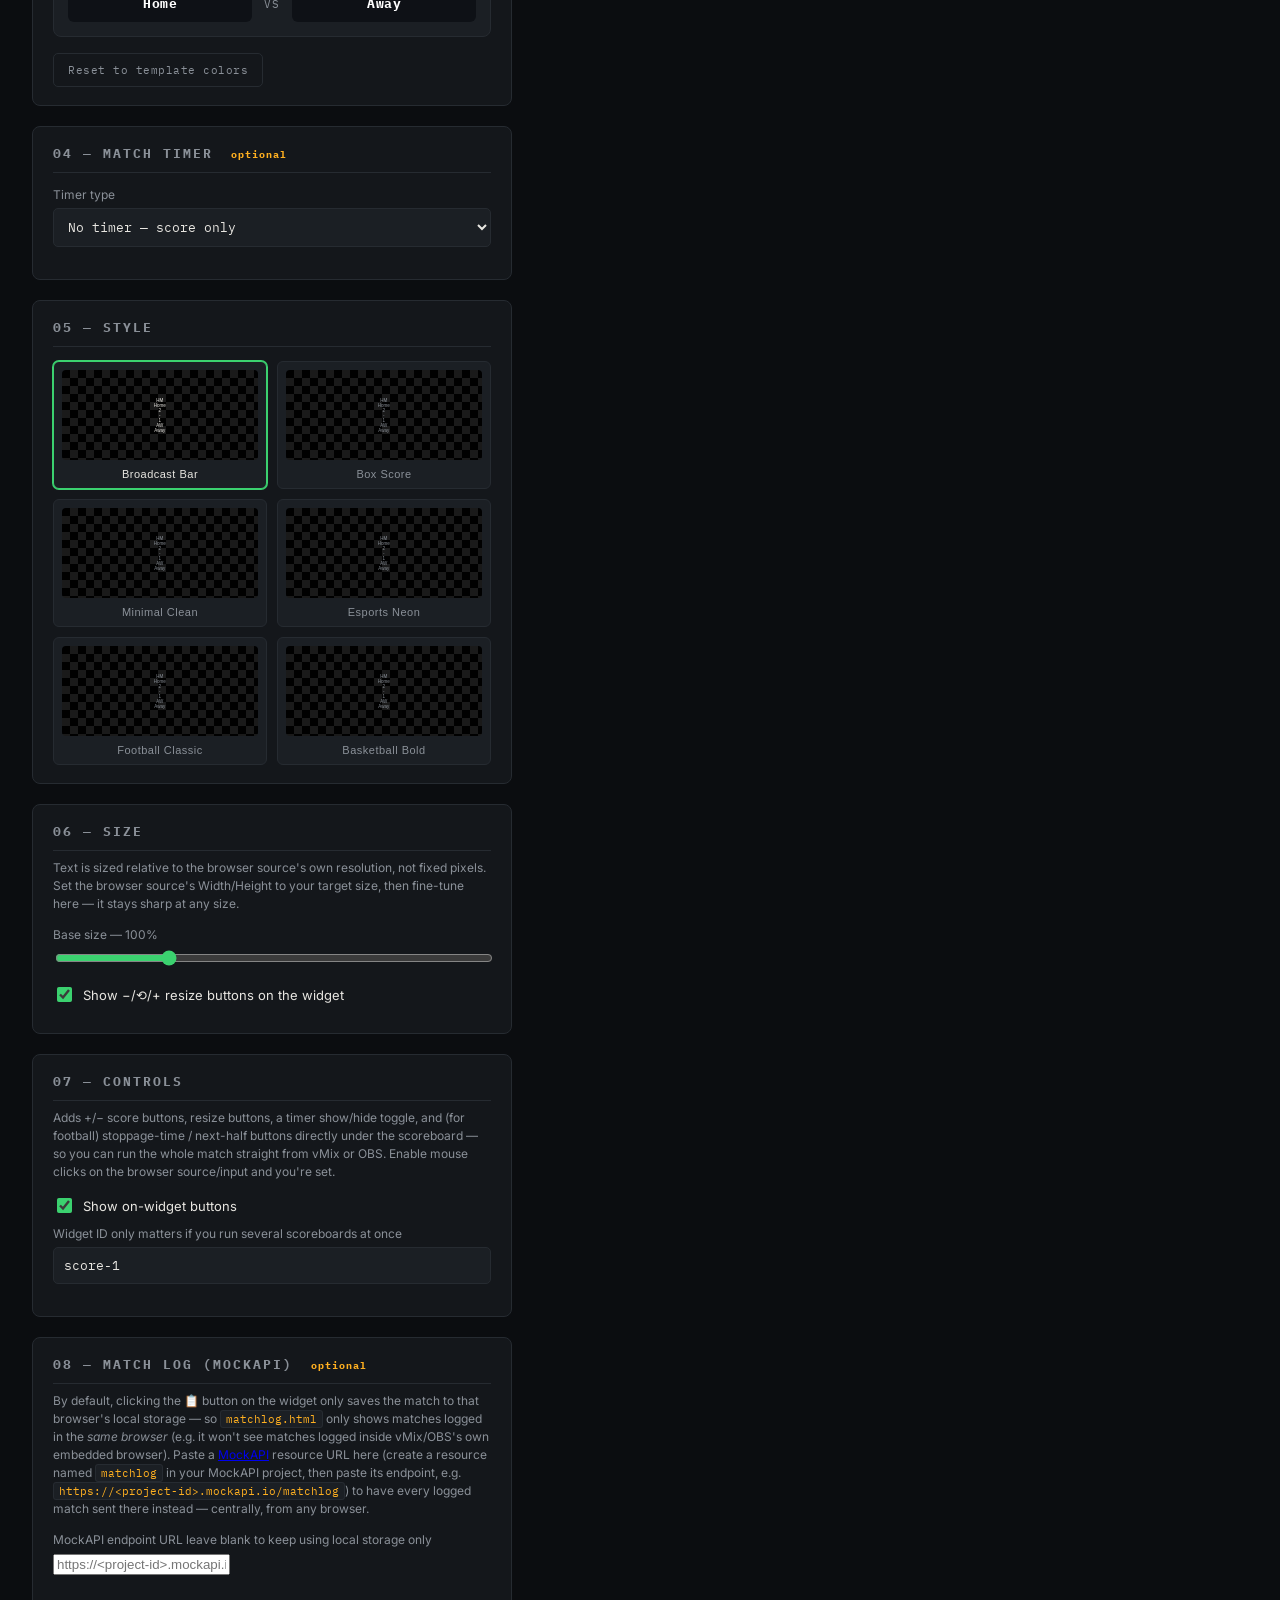
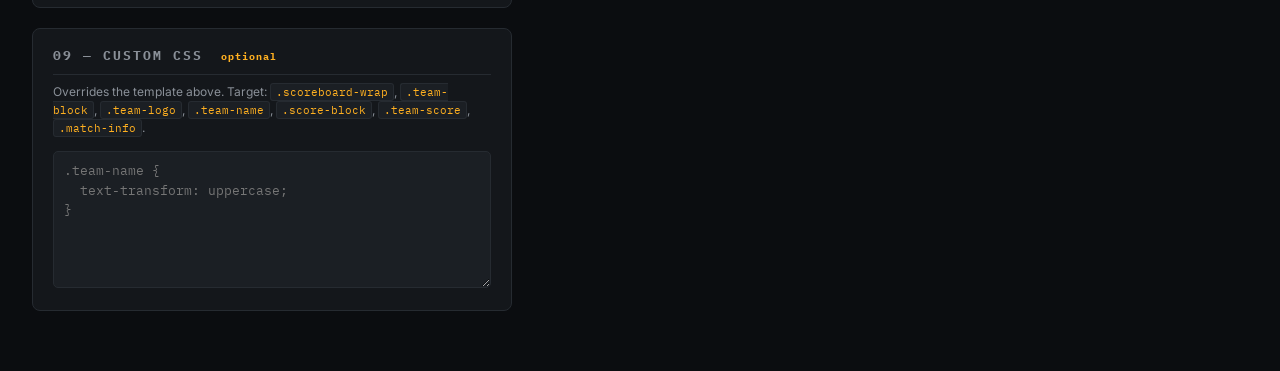
<file: scorestream.html>
<!DOCTYPE html>
<html lang="en">
<head>
<meta charset="UTF-8">
<title>Scoreboard Widget — Easy Overlay</title>
<meta name="viewport" content="width=device-width, initial-scale=1.0">
<link rel="preconnect" href="https://fonts.googleapis.com">
<link href="https://fonts.googleapis.com/css2?family=IBM+Plex+Mono:wght@400;500;600;700&family=Inter:wght@400;500;600;700&display=swap" rel="stylesheet">
<link rel="stylesheet" href="css/console.css">
<style>
  .team-library-list { display: flex; flex-wrap: wrap; gap: 8px; margin: 10px 0; }
  .team-library-chip {
    display: flex; align-items: center; gap: 6px;
    background: rgba(255,255,255,0.06); border: 1px solid rgba(255,255,255,0.15);
    border-radius: 999px; padding: 4px 6px 4px 10px; font-size: 12px;
  }
  .team-library-chip img { width: 18px; height: 18px; border-radius: 50%; object-fit: cover; }
  .team-library-chip button {
    border: none; background: rgba(255,68,56,0.2); color: #FF4438;
    width: 18px; height: 18px; border-radius: 50%; cursor: pointer; line-height: 1; font-size: 11px;
  }
</style>
</head>
<body>

<div class="breadcrumb">
  <a href="index.html">&larr; Easy Overlay dashboard</a>
</div>

<header class="masthead">
  <div class="masthead-left">
    <div class="tally-strip">
      <div class="tally-lamp on"><span class="dot"></span><span class="lamp-label">V</span></div>
      <div class="tally-lamp on"><span class="dot"></span><span class="lamp-label">S</span></div>
      <div class="tally-lamp on"><span class="dot"></span><span class="lamp-label">C</span></div>
      <div class="tally-lamp on"><span class="dot"></span><span class="lamp-label">R</span></div>
    </div>
    <div class="masthead-title">
      <h1>SCOREBOARD</h1>
      <p>Team vs. team overlay for football, futsal, basketball, or any match — with a proper match clock</p>
    </div>
  </div>
  <div class="rec-indicator"><span class="rec-dot"></span> LIVE PREVIEW</div>
</header>

<main class="console">

  <section class="panel controls">

    <div class="strip" id="teamLibraryStrip">
      <h2 class="strip-title">00 — Team Library <span class="optional">saves you retyping names & re-uploading logos</span></h2>
      <p class="strip-hint">
        Save each team here once. For the next match, just pick them from
        the dropdowns below instead of typing the name and re-uploading
        the logo again — handy when several teams play throughout the day.
      </p>
      <div id="teamLibraryList" class="team-library-list"></div>
      <p class="strip-hint" id="teamLibraryEmptyHint">No saved teams yet — fill in Team 1 / Team 2 below, then hit "Save to library" under each.</p>
    </div>

    <div class="strip">
      <h2 class="strip-title">01 — Team 1</h2>
      <label class="field">
        <span>Load saved team <span class="optional">optional</span></span>
        <select id="t1LibrarySelect">
          <option value="">— Type a new team below —</option>
        </select>
      </label>
      <label class="field">
        <span>Team name</span>
        <input type="text" id="t1Name" value="Home">
      </label>
      <label class="field">
        <span>Starting score</span>
        <input type="number" id="t1Score" value="0" min="0">
      </label>
      <label class="field">
        <span>Logo <span class="optional">optional — shows initials if skipped</span></span>
        <input type="file" id="t1Logo" accept="image/*">
      </label>
      <div class="logo-preview-row" id="t1LogoPreviewRow" style="display:none">
        <img id="t1LogoPreview" class="logo-preview-img" alt="Team 1 logo preview">
        <button type="button" class="btn-ghost" id="t1LogoClear">Remove logo</button>
      </div>
      <button type="button" class="btn-ghost" id="t1SaveToLibrary" style="margin-top:10px;">&#128190; Save this team to library</button>
    </div>

    <div class="strip">
      <h2 class="strip-title">02 — Team 2</h2>
      <label class="field">
        <span>Load saved team <span class="optional">optional</span></span>
        <select id="t2LibrarySelect">
          <option value="">— Type a new team below —</option>
        </select>
      </label>
      <label class="field">
        <span>Team name</span>
        <input type="text" id="t2Name" value="Away">
      </label>
      <label class="field">
        <span>Starting score</span>
        <input type="number" id="t2Score" value="0" min="0">
      </label>
      <label class="field">
        <span>Logo <span class="optional">optional — shows initials if skipped</span></span>
        <input type="file" id="t2Logo" accept="image/*">
      </label>
      <div class="logo-preview-row" id="t2LogoPreviewRow" style="display:none">
        <img id="t2LogoPreview" class="logo-preview-img" alt="Team 2 logo preview">
        <button type="button" class="btn-ghost" id="t2LogoClear">Remove logo</button>
      </div>
      <button type="button" class="btn-ghost" id="t2SaveToLibrary" style="margin-top:10px;">&#128190; Save this team to library</button>
    </div>

    <div class="strip">
      <h2 class="strip-title">03 — Team Colors</h2>
      <p class="strip-hint">
        Three independent colors per team, so the score text can never end
        up the same color as its own background.
      </p>

      <div class="team-color-block">
        <div class="team-color-block-title" id="t1ColorTitle">Home</div>
        <div class="color-trio">
          <label class="field color-field">
            <span>Logo badge</span>
            <input type="color" id="t1LogoColor">
          </label>
          <label class="field color-field">
            <span>Background</span>
            <input type="color" id="t1BgColor">
          </label>
          <label class="field color-field">
            <span>Score text</span>
            <input type="color" id="t1ScoreColor">
          </label>
        </div>
      </div>

      <div class="team-color-block">
        <div class="team-color-block-title" id="t2ColorTitle">Away</div>
        <div class="color-trio">
          <label class="field color-field">
            <span>Logo badge</span>
            <input type="color" id="t2LogoColor">
          </label>
          <label class="field color-field">
            <span>Background</span>
            <input type="color" id="t2BgColor">
          </label>
          <label class="field color-field">
            <span>Score text</span>
            <input type="color" id="t2ScoreColor">
          </label>
        </div>
      </div>

      <div class="color-vs-preview" id="colorVsPreview">
        <span class="vs-chip" id="vsChip1">Home</span>
        <span class="vs-versus">VS</span>
        <span class="vs-chip" id="vsChip2">Away</span>
      </div>

      <button type="button" class="btn-ghost" id="resetTeamColors" style="margin-top:12px;">Reset to template colors</button>
    </div>

    <div class="strip">
      <h2 class="strip-title">04 — Match Timer <span class="optional">optional</span></h2>
      <label class="field">
        <span>Timer type</span>
        <select id="timerMode">
          <option value="off">No timer — score only</option>
          <option value="football">Football match (2 x 45-minute halves + stoppage time)</option>
          <option value="countup">Count up (simple stopwatch)</option>
          <option value="countdown">Count down (e.g. basketball period clock)</option>
        </select>
      </label>

      <div id="halfLengthWrap" class="mode-opts" style="display:none">
        <label class="field">
          <span>1st half length (minutes)</span>
          <input type="number" id="firstHalfMinutes" min="1" step="1" value="45">
        </label>
        <label class="field">
          <span>2nd half length (minutes)</span>
          <input type="number" id="secondHalfMinutes" min="1" step="1" value="45">
        </label>
        <p class="strip-hint">
          Set each half separately — they don't have to match (e.g. 25 for
          the 1st half and 25 for the 2nd, or any custom split your
          organization/league uses). Each half starts counting up and, by
          default, freezes ("pins") at the end of that half — e.g. it
          stops at the number you set and stays there, just minutes and
          seconds, no "+" added. Use the stopwatch button (&#9201;) on the
          widget any time to switch on the running "MM:SS+MM:SS"
          added-time clock, and press it again to switch it off and pin
          the display again. When you tap "Next half" (&#8677;), added time
          turns off automatically and the clock continues straight from
          the end of the 1st half instead of resetting to 0:00. The +1'
          button is separate — it only shows an announced "+3' added"
          badge on screen and never affects the running clock.
        </p>
      </div>

      <div id="durationWrap" class="mode-opts" style="display:none">
        <label class="field">
          <span>Starting duration</span>
          <div class="inline-fields">
            <input type="number" id="durMinutes" min="0" value="10" placeholder="MM">
            <input type="number" id="durSeconds" min="0" max="59" value="0" placeholder="SS">
          </div>
        </label>
      </div>

      <label class="checkbox" id="timerVisibleWrap" style="display:none">
        <input type="checkbox" id="timerVisibleDefault" checked>
        <span>Show the timer when the widget first loads</span>
      </label>
      <p class="strip-hint" id="timerVisibleHint" style="display:none;">
        Either way, there's a show/hide button on the widget itself to
        toggle it live from vMix/OBS whenever you want.
      </p>
    </div>

    <div class="strip">
      <h2 class="strip-title">05 — Style</h2>
      <div class="template-gallery" id="templateGallery"></div>
    </div>

    <div class="strip">
      <h2 class="strip-title">06 — Size</h2>
      <p class="strip-hint">
        Text is sized relative to the browser source's own resolution, not
        fixed pixels. Set the browser source's Width/Height to your target
        size, then fine-tune here — it stays sharp at any size.
      </p>
      <label class="field">
        <span>Base size — <span id="scaleValue">100%</span></span>
        <input type="range" id="scale" min="0.5" max="2.5" step="0.05" value="1">
      </label>
      <label class="checkbox">
        <input type="checkbox" id="sizeControls" checked>
        <span>Show −/⟲/+ resize buttons on the widget</span>
      </label>
    </div>

    <div class="strip">
      <h2 class="strip-title">07 — Controls</h2>
      <p class="strip-hint">
        Adds +/− score buttons, resize buttons, a timer show/hide toggle,
        and (for football) stoppage-time / next-half buttons directly
        under the scoreboard — so you can run the whole match straight
        from vMix or OBS. Enable mouse clicks on the browser source/input
        and you're set.
      </p>
      <label class="checkbox">
        <input type="checkbox" id="showControls" checked>
        <span>Show on-widget buttons</span>
      </label>
      <label class="field">
        <span>Widget ID <span class="optional">only matters if you run several scoreboards at once</span></span>
        <input type="text" id="widgetId" value="score-1">
      </label>
    </div>

    <div class="strip">
      <h2 class="strip-title">08 — Match Log (MockAPI) <span class="optional">optional</span></h2>
      <p class="strip-hint">
        By default, clicking the 📋 button on the widget only saves the match
        to that browser's local storage — so <code>matchlog.html</code> only
        shows matches logged in the <em>same browser</em> (e.g. it won't see
        matches logged inside vMix/OBS's own embedded browser). Paste a
        <a href="https://mockapi.io" target="_blank" rel="noopener">MockAPI</a>
        resource URL here (create a resource named <code>matchlog</code> in
        your MockAPI project, then paste its endpoint, e.g.
        <code>https://&lt;project-id&gt;.mockapi.io/matchlog</code>) to have
        every logged match sent there instead — centrally, from any browser.
      </p>
      <label class="field">
        <span>MockAPI endpoint URL <span class="optional">leave blank to keep using local storage only</span></span>
        <input type="url" id="logApiUrl" placeholder="https://<project-id>.mockapi.io/matchlog">
      </label>
    </div>

    <div class="strip">
      <h2 class="strip-title">09 — Custom CSS <span class="optional">optional</span></h2>
      <p class="strip-hint">
        Overrides the template above. Target: <code>.scoreboard-wrap</code>,
        <code>.team-block</code>, <code>.team-logo</code>, <code>.team-name</code>,
        <code>.score-block</code>, <code>.team-score</code>, <code>.match-info</code>.
      </p>
      <textarea id="customCss" rows="6" spellcheck="false" placeholder=".team-name {
  text-transform: uppercase;
}"></textarea>
    </div>

  </section>

  <aside class="panel output">
    <div class="strip">
      <h2 class="strip-title">Preview</h2>
      <div class="preview-frame">
        <iframe id="previewFrame" src="score.html" title="Live preview"></iframe>
      </div>
    </div>

    <div class="strip">
      <h2 class="strip-title">Browser Source URL</h2>
      <p class="strip-hint">Copy this into OBS's Browser Source, or vMix's Web Browser input.</p>
      <div class="url-row">
        <input type="text" id="outputUrl" readonly>
        <button id="copyBtn" class="btn-primary">Copy link</button>
      </div>
      <span class="copy-confirm" id="copyConfirm">Copied to clipboard</span>
      <p class="strip-hint" id="urlLengthHint" style="margin-top:10px; margin-bottom:0;"></p>
    </div>

    <div class="strip">
      <h2 class="strip-title">End of day</h2>
      <p class="strip-hint">
        Click "&#128203; Log this result" on the widget's own control bar
        after each match finishes — it saves that match's final score and
        time to this browser, then clears the board for the next match.
        Once every match of the day is logged, open the recap page below
        to review and print everything in one go.
      </p>
      <a class="btn-ghost" href="matchlog.html" target="_blank" style="display:inline-block; text-decoration:none;">&#128203; Open Match Log &amp; Print</a>
    </div>

    <div class="strip howto">
      <h2 class="strip-title">Controlling the match live</h2>
      <div class="howto-grid">
        <div>
          <h3>OBS Studio</h3>
          <ol>
            <li>Sources → + → Browser, paste the URL</li>
            <li>Right-click it → <strong>Interact</strong></li>
            <li>Click any button to update live</li>
          </ol>
        </div>
        <div>
          <h3>vMix</h3>
          <ol>
            <li>Add Input → Web Browser, paste the URL</li>
            <li>Right-click → enable mouse/keyboard input</li>
            <li>Click any button to update live</li>
          </ol>
        </div>
      </div>
      <p class="strip-hint" style="margin-top:14px;">
        Score, timer, half, stoppage time, size, and show/hide state are
        all remembered by the browser the widget runs in — reloading that
        browser source resumes right where you left off.
      </p>
    </div>
  </aside>

</main>

<script src="js/score-templates.js"></script>
<script src="js/score-core.js"></script>
<script src="js/score-app.js"></script>
</body>
</html>
</file>
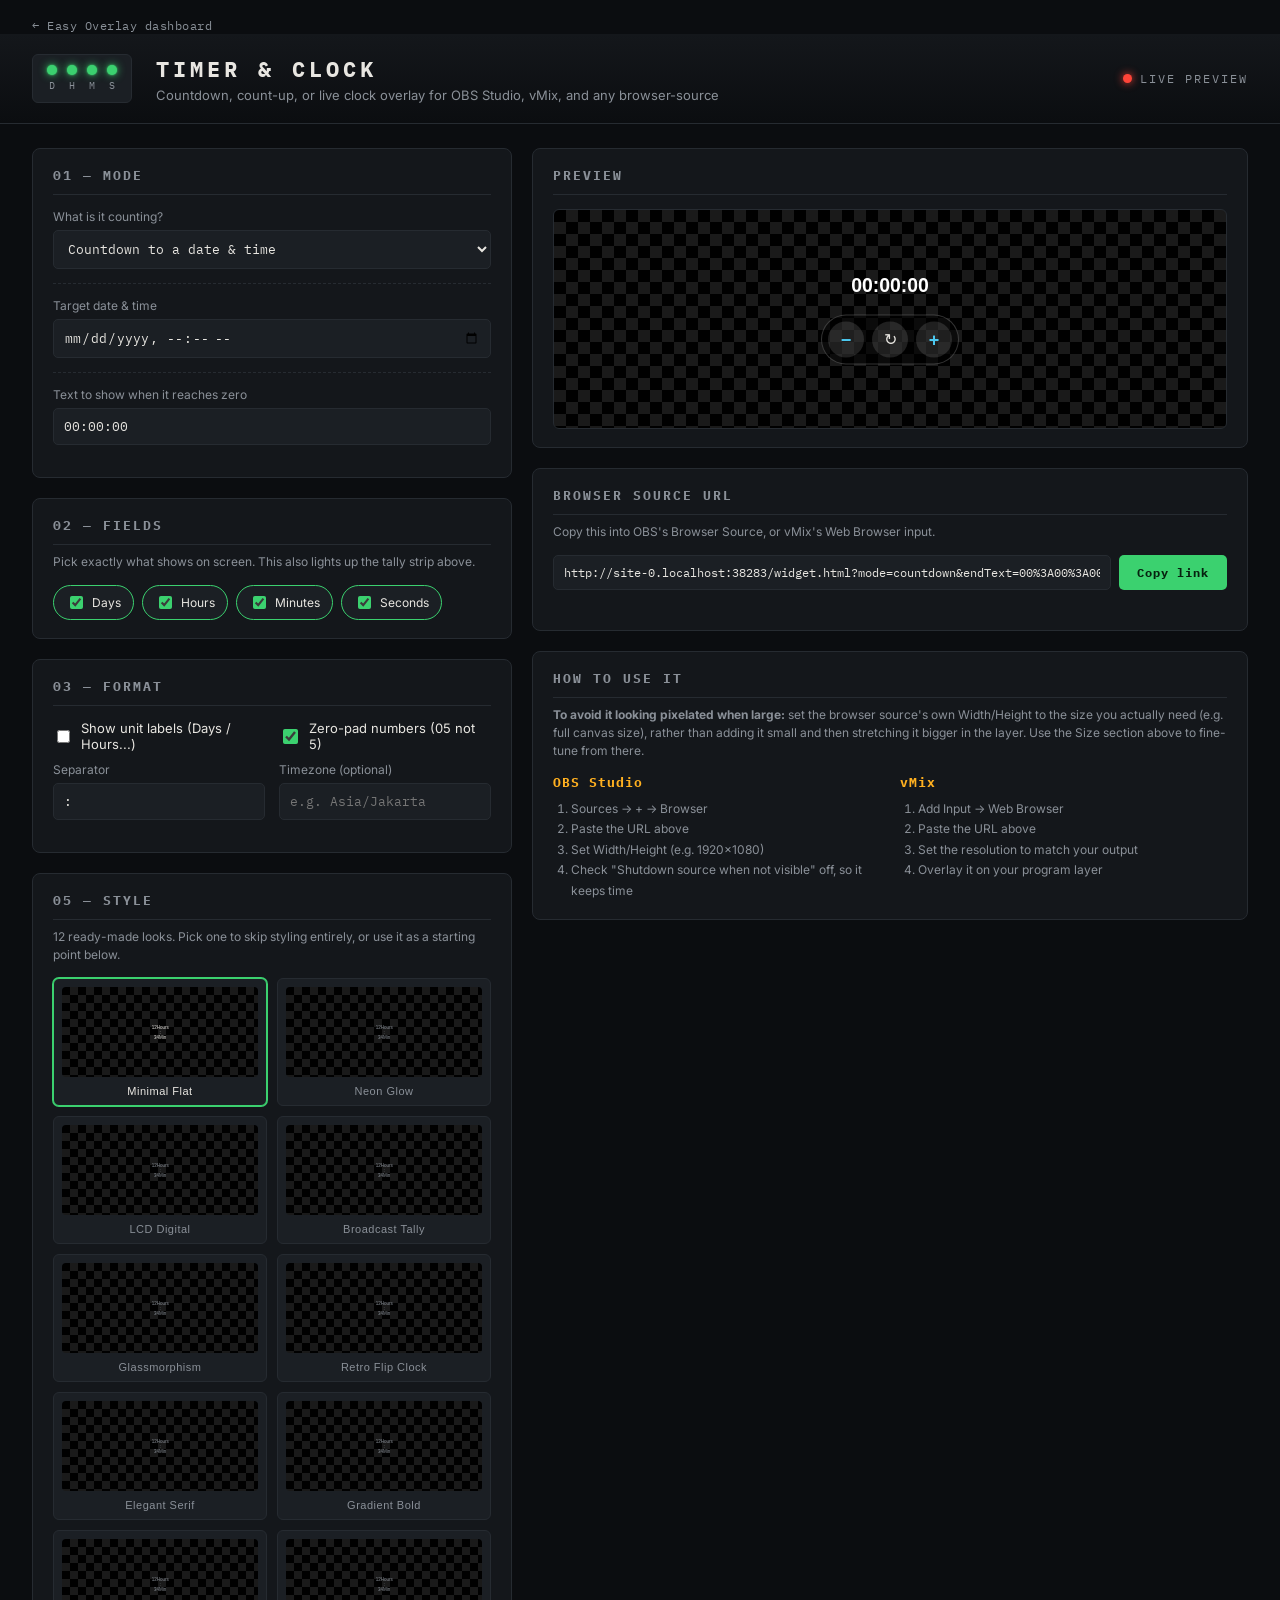
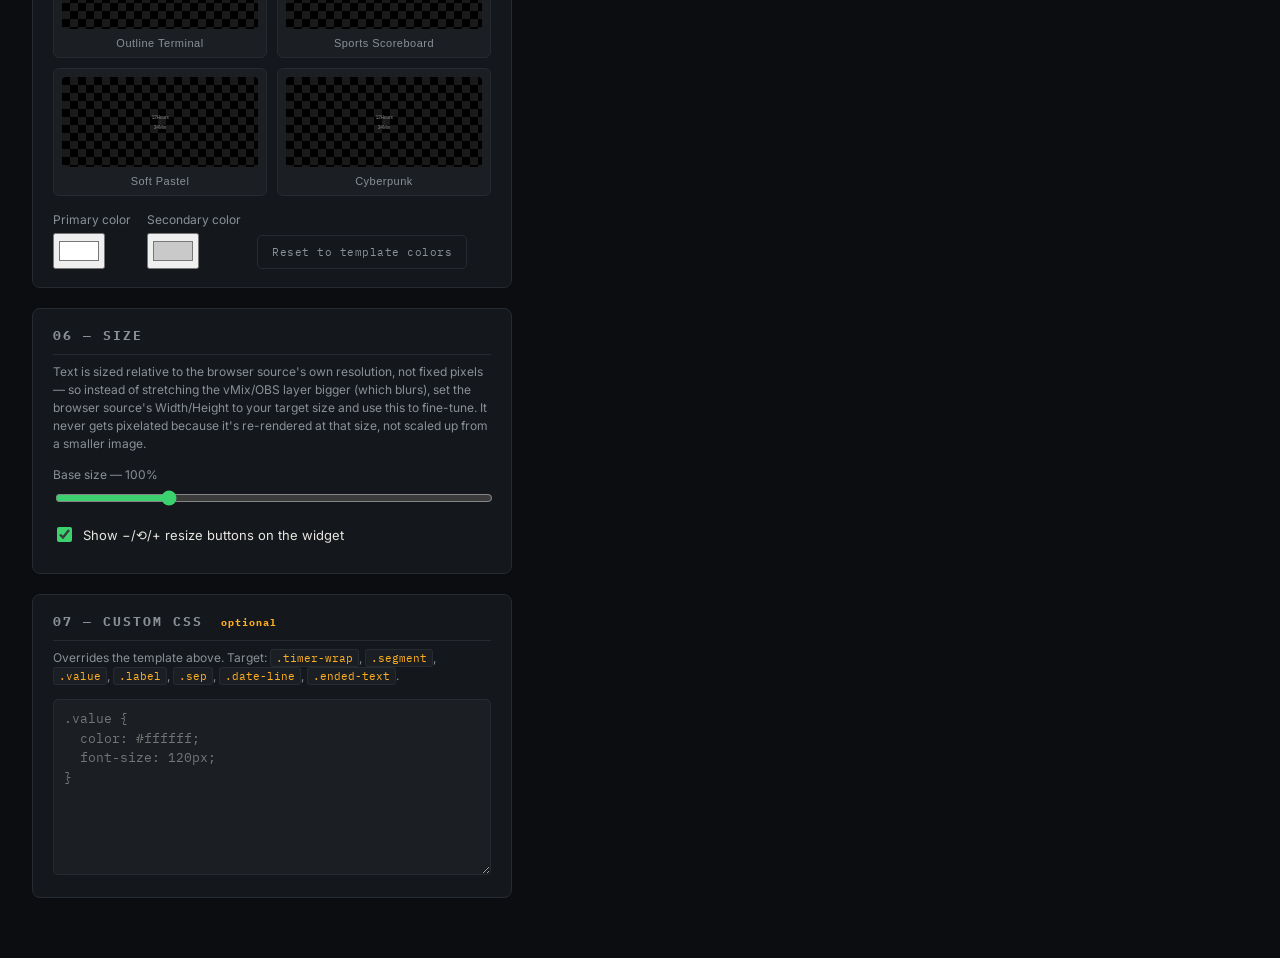
<file: timerstream.html>
<!DOCTYPE html>
<html lang="en">
<head>
<meta charset="UTF-8">
<title>Timer & Clock Widget — Easy Overlay</title>
<meta name="viewport" content="width=device-width, initial-scale=1.0">
<link rel="preconnect" href="https://fonts.googleapis.com">
<link href="https://fonts.googleapis.com/css2?family=IBM+Plex+Mono:wght@400;500;600;700&family=Inter:wght@400;500;600;700&display=swap" rel="stylesheet">
<link rel="stylesheet" href="css/console.css">
</head>
<body>

<div class="breadcrumb">
  <a href="index.html">&larr; Easy Overlay dashboard</a>
</div>

<header class="masthead">
  <div class="masthead-left">
    <div class="tally-strip" id="tallyStrip">
      <div class="tally-lamp" data-field="d"><span class="dot"></span><span class="lamp-label">D</span></div>
      <div class="tally-lamp" data-field="h"><span class="dot"></span><span class="lamp-label">H</span></div>
      <div class="tally-lamp" data-field="m"><span class="dot"></span><span class="lamp-label">M</span></div>
      <div class="tally-lamp" data-field="s"><span class="dot"></span><span class="lamp-label">S</span></div>
    </div>
    <div class="masthead-title">
      <h1>TIMER &amp; CLOCK</h1>
      <p>Countdown, count-up, or live clock overlay for OBS Studio, vMix, and any browser-source</p>
    </div>
  </div>
  <div class="rec-indicator"><span class="rec-dot"></span> LIVE PREVIEW</div>
</header>

<main class="console">

  <!-- ============ CONTROL PANEL ============ -->
  <section class="panel controls">

    <div class="strip">
      <h2 class="strip-title">01 — Mode</h2>
      <label class="field">
        <span>What is it counting?</span>
        <select id="mode">
          <option value="countdown-target">Countdown to a date &amp; time</option>
          <option value="countdown-duration">Countdown timer (e.g. 10:00)</option>
          <option value="countup">Count up / stopwatch</option>
          <option value="clock">Live clock</option>
        </select>
      </label>

      <div id="opts-target" class="mode-opts">
        <label class="field">
          <span>Target date &amp; time</span>
          <input type="datetime-local" id="target">
        </label>
      </div>

      <div id="opts-duration" class="mode-opts">
        <label class="field">
          <span>Starting duration</span>
          <div class="inline-fields">
            <input type="number" id="durHours" min="0" value="0" placeholder="HH">
            <input type="number" id="durMinutes" min="0" max="59" value="10" placeholder="MM">
            <input type="number" id="durSeconds" min="0" max="59" value="0" placeholder="SS">
          </div>
        </label>
        <label class="checkbox">
          <input type="checkbox" id="loop">
          <span>Loop / restart automatically at zero</span>
        </label>
      </div>

      <div id="opts-countup" class="mode-opts">
        <label class="checkbox">
          <input type="checkbox" id="countupFromNow" checked>
          <span>Start counting the moment it loads on stream</span>
        </label>
        <label class="field" id="startAtWrap" style="display:none">
          <span>Or start counting from</span>
          <input type="datetime-local" id="startAt">
        </label>
      </div>

      <div id="opts-endtext" class="mode-opts">
        <label class="field">
          <span>Text to show when it reaches zero</span>
          <input type="text" id="endText" value="00:00:00" placeholder="e.g. STARTING NOW">
        </label>
      </div>
    </div>

    <div class="strip">
      <h2 class="strip-title">02 — Fields</h2>
      <p class="strip-hint">Pick exactly what shows on screen. This also lights up the tally strip above.</p>
      <div class="field-toggles" id="fieldToggles">
        <label class="chip"><input type="checkbox" value="d" checked><span>Days</span></label>
        <label class="chip"><input type="checkbox" value="h" checked><span>Hours</span></label>
        <label class="chip"><input type="checkbox" value="m" checked><span>Minutes</span></label>
        <label class="chip"><input type="checkbox" value="s" checked><span>Seconds</span></label>
        <label class="chip" id="chipDate"><input type="checkbox" value="date"><span>Date</span></label>
      </div>
    </div>

    <div class="strip">
      <h2 class="strip-title">03 — Format</h2>
      <div class="grid-2">
        <label class="checkbox">
          <input type="checkbox" id="showLabels">
          <span>Show unit labels (Days / Hours...)</span>
        </label>
        <label class="checkbox">
          <input type="checkbox" id="zeroPad" checked>
          <span>Zero-pad numbers (05 not 5)</span>
        </label>
      </div>
      <div class="grid-2">
        <label class="field">
          <span>Separator</span>
          <input type="text" id="sep" value=":" maxlength="3">
        </label>
        <label class="field">
          <span>Timezone (optional)</span>
          <input type="text" id="timezone" placeholder="e.g. Asia/Jakarta">
        </label>
      </div>
      <label class="field" id="dateFormatWrap" style="display:none">
        <span>Date format</span>
        <select id="dateFormat">
          <option value="DD MMM YYYY">05 Jul 2026</option>
          <option value="DD/MM/YYYY">05/07/2026</option>
          <option value="MM/DD/YYYY">07/05/2026</option>
          <option value="YYYY-MM-DD">2026-07-05</option>
        </select>
      </label>
    </div>

    <div class="strip" id="playbackStrip">
      <h2 class="strip-title">04 — Playback Controls</h2>
      <p class="strip-hint">
        Adds Play / Pause / Reset buttons under the timer, so you can run it
        straight from vMix or OBS — enable mouse clicks on the browser
        source/input and you're set. Only available for a duration countdown
        or a count-up; a fixed date or a plain clock can't be paused.
        Crop the buttons out of frame if you don't want them on stream.
      </p>
      <div class="grid-2">
        <label class="checkbox">
          <input type="checkbox" id="showControls" checked>
          <span>Show Play / Pause / Reset buttons</span>
        </label>
        <label class="checkbox">
          <input type="checkbox" id="autostart" checked>
          <span>Start running automatically on first load</span>
        </label>
      </div>
      <label class="field">
        <span>Widget ID <span class="optional">only matters if you run several timers at once</span></span>
        <input type="text" id="widgetId" value="timer-1">
      </label>
      <p class="strip-hint">
        The play/pause state is remembered by the browser it's running in,
        so reloading the browser source in vMix/OBS resumes right where you
        left off — no need to reopen the builder.
      </p>
    </div>

    <div class="strip">
      <h2 class="strip-title">05 — Style</h2>
      <p class="strip-hint">12 ready-made looks. Pick one to skip styling entirely, or use it as a starting point below.</p>
      <div class="template-gallery" id="templateGallery"></div>

      <div class="color-row">
        <label class="field color-field">
          <span>Primary color</span>
          <input type="color" id="color1">
        </label>
        <label class="field color-field">
          <span>Secondary color</span>
          <input type="color" id="color2">
        </label>
        <button type="button" class="btn-ghost" id="resetColors">Reset to template colors</button>
      </div>
    </div>

    <div class="strip">
      <h2 class="strip-title">06 — Size</h2>
      <p class="strip-hint">
        Text is sized relative to the browser source's own resolution, not
        fixed pixels — so instead of stretching the vMix/OBS layer bigger
        (which blurs), set the browser source's Width/Height to your target
        size and use this to fine-tune. It never gets pixelated because
        it's re-rendered at that size, not scaled up from a smaller image.
      </p>
      <label class="field">
        <span>Base size — <span id="scaleValue">100%</span></span>
        <input type="range" id="scale" min="0.5" max="2.5" step="0.05" value="1">
      </label>
      <label class="checkbox">
        <input type="checkbox" id="sizeControls" checked>
        <span>Show −/⟲/+ resize buttons on the widget</span>
      </label>
    </div>

    <div class="strip">
      <h2 class="strip-title">07 — Custom CSS <span class="optional">optional</span></h2>
      <p class="strip-hint">
        Overrides the template above. Target: <code>.timer-wrap</code>, <code>.segment</code>,
        <code>.value</code>, <code>.label</code>, <code>.sep</code>, <code>.date-line</code>, <code>.ended-text</code>.
      </p>
      <textarea id="customCss" rows="8" spellcheck="false" placeholder=".value {
  color: #ffffff;
  font-size: 120px;
}"></textarea>
    </div>

  </section>

  <!-- ============ PREVIEW / OUTPUT ============ -->
  <aside class="panel output">
    <div class="strip">
      <h2 class="strip-title">Preview</h2>
      <div class="preview-frame">
        <iframe id="previewFrame" src="widget.html" title="Live preview"></iframe>
      </div>
    </div>

    <div class="strip">
      <h2 class="strip-title">Browser Source URL</h2>
      <p class="strip-hint">Copy this into OBS's Browser Source, or vMix's Web Browser input.</p>
      <div class="url-row">
        <input type="text" id="outputUrl" readonly>
        <button id="copyBtn" class="btn-primary">Copy link</button>
      </div>
      <span class="copy-confirm" id="copyConfirm">Copied to clipboard</span>
    </div>

    <div class="strip howto">
      <h2 class="strip-title">How to use it</h2>
      <p class="strip-hint">
        <strong>To avoid it looking pixelated when large:</strong> set the
        browser source's own Width/Height to the size you actually need
        (e.g. full canvas size), rather than adding it small and then
        stretching it bigger in the layer. Use the Size section above to
        fine-tune from there.
      </p>
      <div class="howto-grid">
        <div>
          <h3>OBS Studio</h3>
          <ol>
            <li>Sources → + → Browser</li>
            <li>Paste the URL above</li>
            <li>Set Width/Height (e.g. 1920×1080)</li>
            <li>Check "Shutdown source when not visible" off, so it keeps time</li>
          </ol>
        </div>
        <div>
          <h3>vMix</h3>
          <ol>
            <li>Add Input → Web Browser</li>
            <li>Paste the URL above</li>
            <li>Set the resolution to match your output</li>
            <li>Overlay it on your program layer</li>
          </ol>
        </div>
      </div>
    </div>
  </aside>

</main>

<script src="js/templates.js"></script>
<script src="js/timer-core.js"></script>
<script src="js/app.js"></script>
</body>
</html>
</file>
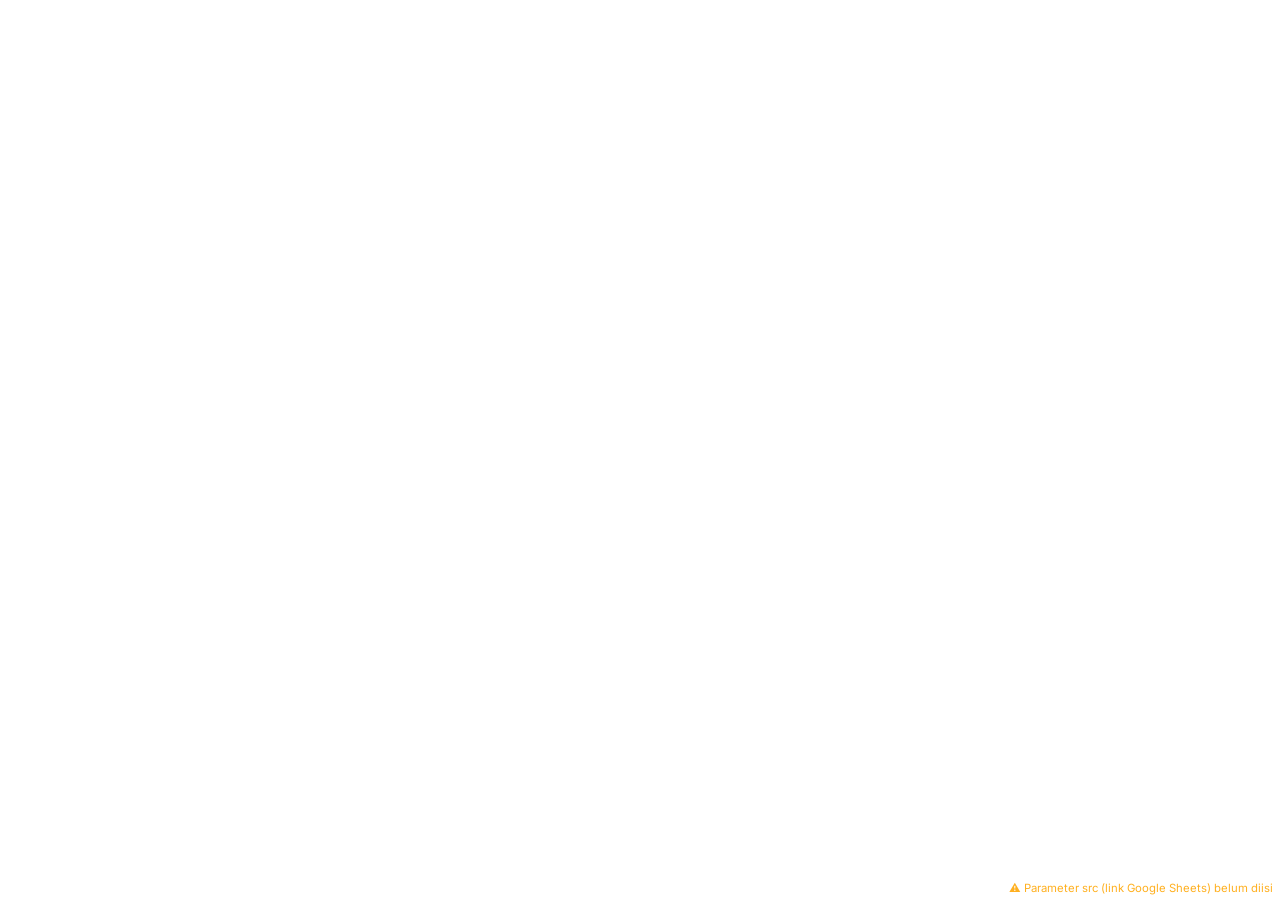
<file: vote.html>
<!DOCTYPE html>
<html lang="id">
<head>
<meta charset="UTF-8">
<title>Live Voting Overlay</title>
<meta name="viewport" content="width=device-width, initial-scale=1.0">
<link href="https://fonts.googleapis.com/css2?family=Inter:wght@400;600;800&display=swap" rel="stylesheet">
<style>
  html, body { margin: 0; height: 100%; background: transparent; overflow: hidden; font-family: 'Inter', system-ui, sans-serif; }
  #app { --fg: #fff; --card: transparent; --track: rgba(255,255,255,.14); --hole: #14171B;
    font-size: calc(var(--s, 1) * 2.1vmin); color: var(--fg); box-sizing: border-box; height: 100%; padding: 2em; display: flex; flex-direction: column; gap: .8em; }
  #app.card { --card: rgba(11,13,16,.88); background: var(--card); }
  #app.light { --fg: #111; --track: rgba(0,0,0,.12); --hole: #fff; background: #fff; }
  .v-title { font-size: 1.6em; font-weight: 800; text-align: center; letter-spacing: .02em; }
  .v-chart { flex: 1; min-height: 0; display: flex; flex-direction: column; justify-content: center; }
  .v-total { text-align: center; opacity: .8; } .v-total b { font-size: 1.2em; }
  .v-empty { text-align: center; opacity: .6; }
  small { opacity: .7; font-weight: 400; margin-left: .3em; }
  .v-bars { display: flex; flex-direction: column; gap: .8em; }
  .v-rtop { display: flex; justify-content: space-between; font-weight: 600; margin-bottom: .25em; } .v-rtop b { font-size: 1.15em; }
  .v-track { height: 1.4em; background: var(--track); border-radius: 999px; overflow: hidden; }
  .v-fill { height: 100%; border-radius: 999px; }
  .v-cols { display: flex; gap: 1em; height: 100%; align-items: stretch; justify-content: center; }
  .v-col { flex: 1; max-width: 12em; display: flex; flex-direction: column; justify-content: flex-end; align-items: stretch; text-align: center; }
  .v-cnum { font-weight: 800; font-size: 1.4em; } .v-cbar { border-radius: .4em .4em 0 0; min-height: 2px; margin-top: .3em; }
  .v-clab { margin-top: .4em; font-weight: 600; }
  .v-pie { display: flex; align-items: center; justify-content: center; gap: 2em; }
  .v-pie svg { height: 24em; max-height: 60vmin; } .v-hole { fill: var(--hole); }
  .v-dtot { font-size: 30px; font-weight: 800; fill: var(--fg); } .v-dsub { font-size: 11px; fill: var(--fg); opacity: .7; }
  .v-legend { display: flex; flex-direction: column; gap: .5em; min-width: 12em; }
  .v-li { display: flex; align-items: center; gap: .6em; } .v-li i { width: 1em; height: 1em; border-radius: 3px; } .v-li span { flex: 1; } 
  .v-nums { display: flex; flex-wrap: wrap; gap: 1em; justify-content: center; }
  .v-ncard { border: .2em solid; border-radius: .8em; padding: .6em 1.2em; text-align: center; min-width: 8em; background: rgba(255,255,255,.04); }
  .v-nbig { font-size: 4em; font-weight: 800; line-height: 1; } .v-nlab { font-weight: 600; }
  .v-recent { font-size: .8em; border-top: 1px solid var(--track); padding-top: .5em; }
  .v-rh { opacity: .6; text-transform: uppercase; letter-spacing: .1em; font-size: .8em; }
  .v-rv { display: flex; justify-content: space-between; gap: 1em; } .v-rv em { font-style: normal; opacity: .75; }
  .v-err { position: fixed; right: .6em; bottom: .4em; font-size: .6em; color: #FFB020; }
</style>
</head>
<body>
<div id="app"></div>
<script src="js/vote-core.js"></script>
<script>
(function () {
  const p = new URLSearchParams(location.search), app = document.getElementById('app');
  const num = (k, d) => { const v = parseFloat(p.get(k)); return isNaN(v) ? d : v; };
  app.className = p.get('bg') || '';
  app.style.setProperty('--s', num('scale', 1));
  const o = {
    type: p.get('type') || 'bar', hide: p.get('hide') === '1', title: p.get('title') || '',
    pct: p.get('pct') !== '0', sort: p.get('sort') || 'votes', recent: num('recent', 0),
    total: p.get('total') !== '0', colors: (p.get('c') || '').split(',').filter(Boolean).map(c => '#' + c.replace('#', ''))
  };
  const map = { nm: p.get('nm'), ch: p.get('ch'), st: p.get('st') };
  const ok = (p.get('ok') || '').split('|').filter(Boolean);
  const view = VoteCore.mount(app, o);
  let last = null;
  async function poll() {
    if (!p.get('src')) { view.error('Parameter src (link Google Sheets) belum diisi'); return; }
    try {
      const sheet = await VoteCore.fetchSheet(p.get('src'), p.get('gid'));
      const m = Object.assign(VoteCore.detect(sheet.headers), {});
      const use = {
        nm: map.nm != null ? map.nm : sheet.headers[m.nm], st: map.st != null ? map.st : sheet.headers[m.st], ch: map.ch != null ? map.ch : sheet.headers[m.ch]
      };
      view.update(VoteCore.tally(sheet, use, { ok, uniq: p.get('uniq') === '1' }));
    } catch (e) { view.error(e.message); }
  }
  view.update({ items: [], total: 0, voters: [] });
  poll(); setInterval(poll, Math.max(2, num('poll', 5)) * 1000);
})();
</script>
</body>
</html>
</file>
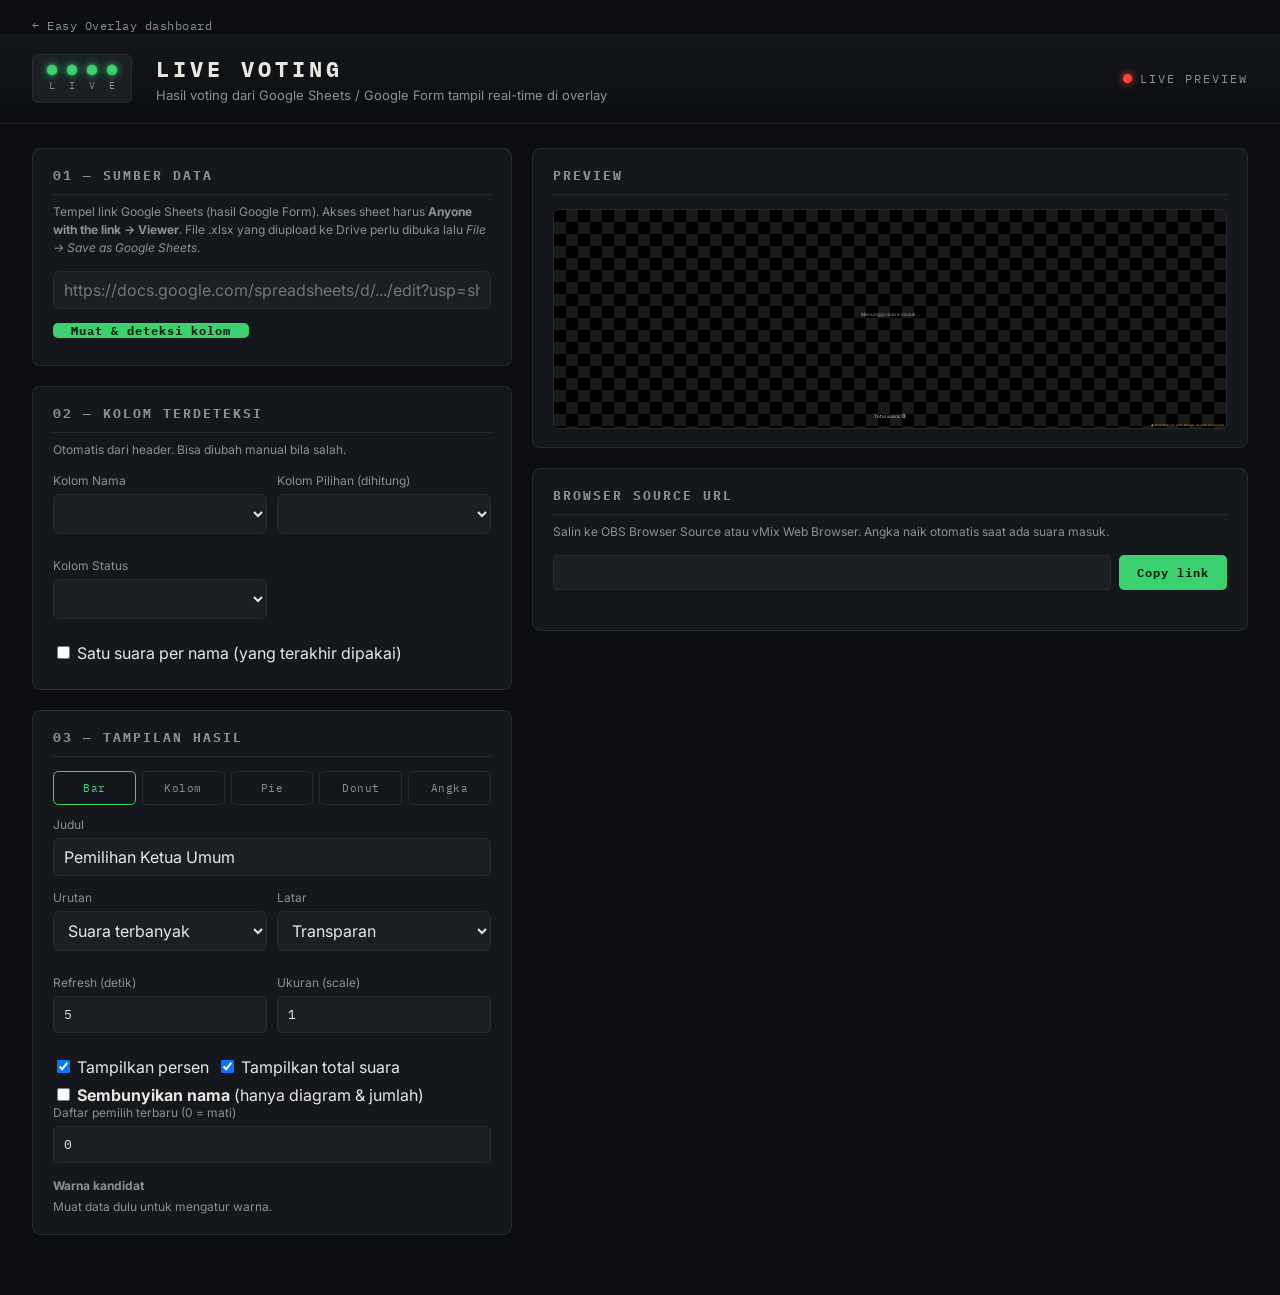
<file: votestream.html>
<!DOCTYPE html>
<html lang="id">
<head>
<meta charset="UTF-8">
<title>Live Voting Widget — Easy Overlay</title>
<meta name="viewport" content="width=device-width, initial-scale=1.0">
<link href="https://fonts.googleapis.com/css2?family=IBM+Plex+Mono:wght@400;500;600;700&family=Inter:wght@400;500;600;700&display=swap" rel="stylesheet">
<link rel="stylesheet" href="css/console.css">
<style>
  .full { width: 100%; box-sizing: border-box; padding: 8px 10px; border-radius: 6px; border: 1px solid var(--border); background: var(--panel-raised); color: var(--text); font: inherit; }
  .grid2 { display: grid; grid-template-columns: 1fr 1fr; gap: 10px; }
  .status { font-size: 12px; margin-top: 8px; color: var(--text-dim); } .status.ok { color: var(--green); } .status.err { color: var(--red); }
  .chips { display: flex; flex-wrap: wrap; gap: 8px; margin-top: 6px; }
  .chips label { display: flex; align-items: center; gap: 6px; font-size: 12px; background: var(--panel-raised); border: 1px solid var(--border); border-radius: 999px; padding: 4px 10px; }
  .candrow { display: flex; align-items: center; gap: 10px; margin: 6px 0; font-size: 13px; } .candrow input { width: 36px; height: 26px; border: none; background: none; padding: 0; }
  .hdrmap { font-family: 'IBM Plex Mono', monospace; font-size: 11px; color: var(--text-dim); margin-top: 8px; word-break: break-word; }
  .types { display: grid; grid-template-columns: repeat(5, 1fr); gap: 6px; } .types button.on { border-color: var(--green); color: var(--green); }
</style>
</head>
<body>
<div class="breadcrumb"><a href="index.html">&larr; Easy Overlay dashboard</a></div>
<header class="masthead">
  <div class="masthead-left">
    <div class="tally-strip">
      <div class="tally-lamp on"><span class="dot"></span><span class="lamp-label">L</span></div>
      <div class="tally-lamp on"><span class="dot"></span><span class="lamp-label">I</span></div>
      <div class="tally-lamp on"><span class="dot"></span><span class="lamp-label">V</span></div>
      <div class="tally-lamp on"><span class="dot"></span><span class="lamp-label">E</span></div>
    </div>
    <div class="masthead-title"><h1>LIVE VOTING</h1><p>Hasil voting dari Google Sheets / Google Form tampil real-time di overlay</p></div>
  </div>
  <div class="rec-indicator"><span class="rec-dot"></span> LIVE PREVIEW</div>
</header>

<main class="console">
<section class="panel controls">

  <div class="strip">
    <h2 class="strip-title">01 — Sumber data</h2>
    <p class="strip-hint">Tempel link Google Sheets (hasil Google Form). Akses sheet harus <b>Anyone with the link → Viewer</b>. File .xlsx yang diupload ke Drive perlu dibuka lalu <i>File → Save as Google Sheets</i>.</p>
    <input class="full" type="url" id="src" placeholder="https://docs.google.com/spreadsheets/d/.../edit?usp=sharing">
    <div style="margin-top:10px"><button class="btn-primary" id="loadBtn">Muat &amp; deteksi kolom</button></div>
    <div class="status" id="status"></div>
  </div>

  <div class="strip">
    <h2 class="strip-title">02 — Kolom terdeteksi</h2>
    <p class="strip-hint">Otomatis dari header. Bisa diubah manual bila salah.</p>
    <div class="grid2">
      <label class="field"><span>Kolom Nama</span><select id="nm" class="full"></select></label>
      <label class="field"><span>Kolom Pilihan (dihitung)</span><select id="ch" class="full"></select></label>
      <label class="field"><span>Kolom Status</span><select id="st" class="full"></select></label>
    </div>
    <div id="okWrap" style="display:none"><span class="strip-hint">Hitung hanya baris dengan status:</span><div class="chips" id="okChips"></div></div>
    <div class="field-toggles" style="margin-top:10px"><label><input type="checkbox" id="uniq"> Satu suara per nama (yang terakhir dipakai)</label></div>
    <div class="hdrmap" id="hdrmap"></div>
  </div>

  <div class="strip">
    <h2 class="strip-title">03 — Tampilan hasil</h2>
    <div class="types" id="types">
      <button class="btn-ghost on" data-t="bar">Bar</button><button class="btn-ghost" data-t="column">Kolom</button>
      <button class="btn-ghost" data-t="pie">Pie</button><button class="btn-ghost" data-t="donut">Donut</button><button class="btn-ghost" data-t="number">Angka</button>
    </div>
    <label class="field" style="margin-top:12px"><span>Judul</span><input class="full" id="title" value="Pemilihan Ketua Umum"></label>
    <div class="grid2">
      <label class="field"><span>Urutan</span><select id="sort" class="full"><option value="votes">Suara terbanyak</option><option value="name">Nama A–Z</option><option value="none">Urutan sheet</option></select></label>
      <label class="field"><span>Latar</span><select id="bg" class="full"><option value="">Transparan</option><option value="card">Panel gelap</option><option value="light">Putih</option></select></label>
      <label class="field"><span>Refresh (detik)</span><input class="full" type="number" id="poll" value="5" min="2" max="60"></label>
      <label class="field"><span>Ukuran (scale)</span><input class="full" type="number" id="scale" value="1" min="0.3" max="3" step="0.1"></label>
    </div>
    <div class="field-toggles" style="margin-top:10px">
      <label><input type="checkbox" id="pct" checked> Tampilkan persen</label>
      <label><input type="checkbox" id="total" checked> Tampilkan total suara</label>
      <label><input type="checkbox" id="hide"> <b>Sembunyikan nama</b> (hanya diagram &amp; jumlah)</label>
    </div>
    <label class="field" id="recentWrap"><span>Daftar pemilih terbaru (0 = mati)</span><input class="full" type="number" id="recent" value="0" min="0" max="10"></label>
    <h3 class="strip-hint" style="margin:14px 0 0">Warna kandidat</h3><div id="cands"><span class="strip-hint">Muat data dulu untuk mengatur warna.</span></div>
  </div>
</section>

<section class="panel output">
  <div class="strip"><h2 class="strip-title">Preview</h2><div class="preview-frame"><iframe id="previewFrame" src="vote.html" title="Live preview"></iframe></div></div>
  <div class="strip">
    <h2 class="strip-title">Browser Source URL</h2>
    <p class="strip-hint">Salin ke OBS Browser Source atau vMix Web Browser. Angka naik otomatis saat ada suara masuk.</p>
    <div class="url-row"><input type="text" id="outputUrl" readonly><button id="copyBtn" class="btn-primary">Copy link</button></div>
    <span class="copy-confirm" id="copyConfirm">Copied to clipboard</span>
  </div>
</section>
</main>

<script src="js/vote-core.js"></script>
<script>
const $ = id => document.getElementById(id);
let sheet = null, type = 'bar', colors = [], labels = [];
const opt = (sel, list, val, none) => { sel.innerHTML = (none ? '<option value="">— tidak ada —</option>' : '') + list.map((h, i) => '<option value="' + i + '">' + h.replace(/</g, '&lt;') + '</option>').join(''); if (val >= 0) sel.value = val; };

function renderStatusChips() {
  const i = $('st').value; const w = $('okWrap');
  if (i === '' || !sheet) { w.style.display = 'none'; $('okChips').innerHTML = ''; return; }
  const vals = [...new Set(sheet.rows.map(r => (r[i] || '').trim()).filter(Boolean))];
  w.style.display = vals.length ? '' : 'none';
  $('okChips').innerHTML = vals.map(v => '<label><input type="checkbox" class="okc" value="' + v.replace(/"/g, '&quot;') + '" checked> ' + v.replace(/</g, '&lt;') + '</label>').join('');
  document.querySelectorAll('.okc').forEach(c => c.onchange = build);
}
function renderCands() {
  if (!sheet || $('ch').value === '') return;
  const t = VoteCore.tally(sheet, { ch: sheet.headers[$('ch').value] }, {});
  labels = t.items.map(i => i.label).sort((a, b) => a.localeCompare(b));
  $('cands').innerHTML = labels.length ? labels.map((l, i) => '<div class="candrow"><input type="color" data-i="' + i + '" value="' + (colors[i] || VoteCore.PALETTE[i % 8]) + '"> ' + l.replace(/</g, '&lt;') + '</div>').join('') : '<span class="strip-hint">Belum ada suara — warna default dipakai.</span>';
  document.querySelectorAll('#cands input').forEach(c => c.oninput = () => { colors[c.dataset.i] = c.value; build(); });
}

async function load() {
  $('status').className = 'status'; $('status').textContent = 'Memuat…';
  try {
    sheet = await VoteCore.fetchSheet($('src').value.trim());
    const m = VoteCore.detect(sheet.headers);
    opt($('nm'), sheet.headers, m.nm, true); opt($('ch'), sheet.headers, m.ch, false); opt($('st'), sheet.headers, m.st, true);
    $('hdrmap').textContent = 'Header: ' + sheet.headers.join(' | ');
    $('status').className = 'status ok'; $('status').textContent = '✓ ' + sheet.rows.length + ' respon, ' + sheet.headers.length + ' kolom terbaca';
    renderStatusChips(); renderCands(); build();
  } catch (e) { $('status').className = 'status err'; $('status').textContent = e.message; }
}

function build() {
  const P = new URLSearchParams(); const v = id => $(id).value;
  if (!$('src').value.trim()) { $('outputUrl').value = ''; return; }
  P.set('src', v('src').trim());
  if (sheet) {
    if (v('nm') !== '') P.set('nm', sheet.headers[v('nm')]); else P.set('nm', '');
    if (v('ch') !== '') P.set('ch', sheet.headers[v('ch')]);
    if (v('st') !== '') {
      P.set('st', sheet.headers[v('st')]);
      const all = [...document.querySelectorAll('.okc')], on = all.filter(c => c.checked);
      if (on.length && on.length < all.length) P.set('ok', on.map(c => c.value).join('|'));
    } else P.set('st', '');
  }
  P.set('type', type); if (v('title')) P.set('title', v('title'));
  if (v('sort') !== 'votes') P.set('sort', v('sort')); if (v('bg')) P.set('bg', v('bg'));
  if (v('poll') !== '5') P.set('poll', v('poll')); if (v('scale') !== '1') P.set('scale', v('scale'));
  if (!$('pct').checked) P.set('pct', '0'); if (!$('total').checked) P.set('total', '0');
  if ($('uniq').checked) P.set('uniq', '1');
  if ($('hide').checked) P.set('hide', '1'); else if (+v('recent') > 0) P.set('recent', v('recent'));
  $('recentWrap').style.display = $('hide').checked ? 'none' : '';
  if (colors.some(Boolean)) P.set('c', labels.map((_, i) => (colors[i] || VoteCore.PALETTE[i % 8]).replace('#', '')).join(','));
  const url = new URL('vote.html', location.href); url.search = P.toString();
  $('outputUrl').value = url.href; $('previewFrame').src = url.href;
}

$('loadBtn').onclick = load;
$('st').onchange = () => { renderStatusChips(); build(); };
$('ch').onchange = () => { renderCands(); build(); };
['nm', 'sort', 'bg', 'pct', 'total', 'hide', 'uniq'].forEach(id => $(id).onchange = build);
['title', 'poll', 'scale', 'recent'].forEach(id => $(id).oninput = build);
document.querySelectorAll('#types button').forEach(b => b.onclick = () => { type = b.dataset.t; document.querySelectorAll('#types button').forEach(x => x.classList.toggle('on', x === b)); build(); });
$('copyBtn').onclick = () => { navigator.clipboard.writeText($('outputUrl').value); $('copyConfirm').classList.add('show'); setTimeout(() => $('copyConfirm').classList.remove('show'), 1500); };
</script>
</body>
</html>
</file>
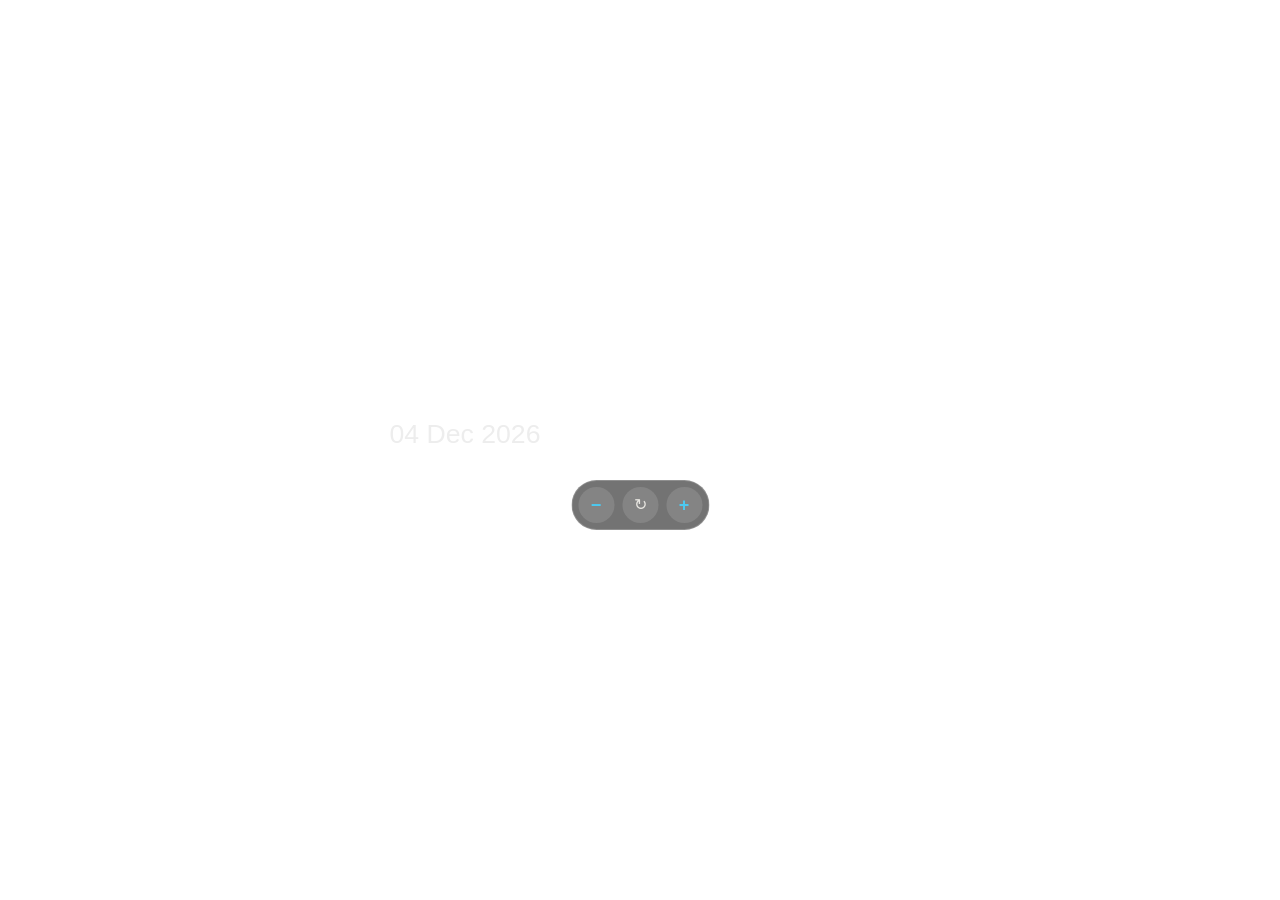
<file: widget.html>
<!DOCTYPE html>
<html lang="en">
<head>
<meta charset="UTF-8">
<title>Timer Widget</title>
<meta name="viewport" content="width=device-width, initial-scale=1.0">
<style>
  html, body {
    margin: 0;
    padding: 0;
    background: transparent;
    width: 100%;
    height: 100%;
    overflow: hidden;
  }
  #timer {
    position: fixed;
    top: 50%;
    left: 50%;
    transform: translate(-50%, -50%);
    display: flex;
    flex-direction: column;
    align-items: center;
    gap: 18px;
  }

  /* Generic play / pause / reset bar — deliberately not part of any
     template, so it looks the same regardless of which look you pick.
     Crop it out in OBS/vMix if you don't want it visible on stream. */
  .timer-controls {
    display: flex;
    gap: 8px;
    background: rgba(0, 0, 0, 0.55);
    border: 1px solid rgba(255, 255, 255, 0.2);
    padding: 6px;
    border-radius: 999px;
  }
  .ctrl-btn {
    width: 36px;
    height: 36px;
    border-radius: 50%;
    border: none;
    background: rgba(255, 255, 255, 0.12);
    color: #ffffff;
    font-size: 14px;
    line-height: 1;
    cursor: pointer;
    display: flex;
    align-items: center;
    justify-content: center;
  }
  .ctrl-btn:hover:not(:disabled) { background: rgba(255, 255, 255, 0.25); }
  .ctrl-btn:disabled { opacity: 0.35; cursor: default; }
  .ctrl-play { color: #3BD16F; }
  .ctrl-pause { color: #FFB020; }
  .ctrl-reset, .ctrl-size-reset { color: #E8E6E1; font-size: 16px; }
  .ctrl-size-down, .ctrl-size-up { color: #4CC9F0; font-size: 18px; font-weight: 700; }
  .ctrl-divider {
    width: 1px;
    align-self: stretch;
    background: rgba(255, 255, 255, 0.2);
    margin: 4px 2px;
  }
</style>
</head>
<body>
  <div id="timer"></div>

  <script src="js/templates.js"></script>
  <script src="js/timer-core.js"></script>
  <script>
    TimerCore.start('#timer');
  </script>
</body>
</html>
</file>
<file: css/console.css>
/* ==========================================================================
   TIMECODE — control-room console theme
   Palette:
     --bg           #0B0D10  near-black chassis
     --panel        #14171B  panel surface
     --panel-raised #1B1F24  raised control strip
     --border       #262B31  hairline / bezel
     --text         #E8E6E1  primary readout text
     --text-dim     #8A9098  secondary / caption text
     --green        #3BD16F  tally "good" / armed
     --red          #FF4438  tally "live/rec"
     --amber        #FFB020  tally "cue / warning"
   Type: IBM Plex Mono for readouts & labels (technical), Inter for body copy.
   ========================================================================== */

:root {
  --bg: #0B0D10;
  --panel: #14171B;
  --panel-raised: #1B1F24;
  --border: #262B31;
  --text: #E8E6E1;
  --text-dim: #8A9098;
  --green: #3BD16F;
  --red: #FF4438;
  --amber: #FFB020;
}

* { box-sizing: border-box; }

html, body {
  margin: 0;
  padding: 0;
  background: var(--bg);
  color: var(--text);
  font-family: 'Inter', -apple-system, sans-serif;
}

/* ---------- breadcrumb ---------- */

.breadcrumb {
  padding: 14px 32px 0;
}

.breadcrumb a {
  font-family: 'IBM Plex Mono', monospace;
  font-size: 12px;
  letter-spacing: .5px;
  color: var(--text-dim);
  text-decoration: none;
}

.breadcrumb a:hover { color: var(--green); }

/* ---------- masthead ---------- */

.masthead {
  display: flex;
  align-items: center;
  justify-content: space-between;
  gap: 24px;
  padding: 20px 32px;
  border-bottom: 1px solid var(--border);
  background: linear-gradient(180deg, var(--panel), var(--bg));
}

.masthead-left {
  display: flex;
  align-items: center;
  gap: 24px;
}

.tally-strip {
  display: flex;
  gap: 10px;
  padding: 10px 14px;
  background: var(--panel-raised);
  border: 1px solid var(--border);
  border-radius: 6px;
}

.tally-lamp {
  display: flex;
  flex-direction: column;
  align-items: center;
  gap: 4px;
}

.tally-lamp .dot {
  width: 10px;
  height: 10px;
  border-radius: 50%;
  background: #3A3F45;
  box-shadow: inset 0 0 2px rgba(0,0,0,.6);
  transition: background .15s ease, box-shadow .15s ease;
}

.tally-lamp.on .dot {
  background: var(--green);
  box-shadow: 0 0 8px var(--green), 0 0 2px var(--green);
}

.lamp-label {
  font-family: 'IBM Plex Mono', monospace;
  font-size: 10px;
  color: var(--text-dim);
  letter-spacing: 1px;
}

.masthead-title h1 {
  font-family: 'IBM Plex Mono', monospace;
  font-size: 22px;
  font-weight: 700;
  letter-spacing: 4px;
  margin: 0;
  color: var(--text);
}

.masthead-title p {
  margin: 4px 0 0;
  font-size: 13px;
  color: var(--text-dim);
}

.rec-indicator {
  display: flex;
  align-items: center;
  gap: 8px;
  font-family: 'IBM Plex Mono', monospace;
  font-size: 12px;
  letter-spacing: 2px;
  color: var(--text-dim);
  white-space: nowrap;
}

.rec-dot {
  width: 9px;
  height: 9px;
  border-radius: 50%;
  background: var(--red);
  box-shadow: 0 0 8px var(--red);
  animation: pulse 1.6s ease-in-out infinite;
}

@keyframes pulse {
  0%, 100% { opacity: 1; }
  50% { opacity: .35; }
}

/* ---------- layout ---------- */

.console {
  display: grid;
  grid-template-columns: minmax(360px, 480px) 1fr;
  gap: 20px;
  padding: 24px 32px 60px;
  align-items: start;
}

@media (max-width: 980px) {
  .console { grid-template-columns: 1fr; }
}

.panel {
  display: flex;
  flex-direction: column;
  gap: 20px;
}

.output {
  position: sticky;
  top: 24px;
}

.strip {
  background: var(--panel);
  border: 1px solid var(--border);
  border-radius: 8px;
  padding: 18px 20px;
}

.strip-title {
  font-family: 'IBM Plex Mono', monospace;
  font-size: 13px;
  letter-spacing: 2px;
  text-transform: uppercase;
  color: var(--text-dim);
  margin: 0 0 14px;
  padding-bottom: 10px;
  border-bottom: 1px solid var(--border);
}

.strip-title .optional {
  color: var(--amber);
  font-size: 10px;
  letter-spacing: 1px;
  margin-left: 8px;
  text-transform: none;
}

.strip-hint {
  font-size: 12px;
  color: var(--text-dim);
  margin: -6px 0 14px;
  line-height: 1.5;
}

.strip-hint code {
  background: var(--panel-raised);
  border: 1px solid var(--border);
  border-radius: 3px;
  padding: 1px 5px;
  color: var(--amber);
  font-family: 'IBM Plex Mono', monospace;
  font-size: 11px;
}

/* ---------- form controls ---------- */

.field {
  display: block;
  margin-bottom: 14px;
}

.field > span {
  display: block;
  font-size: 12px;
  color: var(--text-dim);
  margin-bottom: 6px;
}

input[type="text"],
input[type="number"],
input[type="datetime-local"],
select,
textarea {
  width: 100%;
  background: var(--panel-raised);
  border: 1px solid var(--border);
  color: var(--text);
  padding: 9px 10px;
  border-radius: 5px;
  font-family: 'IBM Plex Mono', monospace;
  font-size: 13px;
}

textarea {
  resize: vertical;
  line-height: 1.5;
}

input:focus, select:focus, textarea:focus {
  outline: none;
  border-color: var(--green);
  box-shadow: 0 0 0 1px var(--green);
}

.inline-fields {
  display: flex;
  gap: 8px;
}

.checkbox {
  display: flex;
  align-items: center;
  gap: 8px;
  font-size: 13px;
  color: var(--text);
  margin-bottom: 10px;
  cursor: pointer;
}

.checkbox input { accent-color: var(--green); width: 15px; height: 15px; }

.grid-2 {
  display: grid;
  grid-template-columns: 1fr 1fr;
  gap: 14px;
}

.mode-opts { margin-top: 14px; padding-top: 14px; border-top: 1px dashed var(--border); }

/* field chips (also drives tally lamps) */

.field-toggles {
  display: flex;
  flex-wrap: wrap;
  gap: 8px;
}

.chip {
  display: flex;
  align-items: center;
  gap: 6px;
  background: var(--panel-raised);
  border: 1px solid var(--border);
  padding: 7px 12px;
  border-radius: 999px;
  font-size: 12px;
  cursor: pointer;
  color: var(--text-dim);
  transition: border-color .15s ease, color .15s ease;
}

.chip input { accent-color: var(--green); }

.chip:has(input:checked),
.chip.active {
  color: var(--text);
  border-color: var(--green);
}

/* ---------- template gallery ---------- */

.template-gallery {
  display: grid;
  grid-template-columns: repeat(2, 1fr);
  gap: 10px;
}

.tpl-card {
  background: var(--panel-raised);
  border: 1px solid var(--border);
  border-radius: 6px;
  padding: 8px;
  cursor: pointer;
  text-align: center;
  color: var(--text-dim);
  transition: border-color .15s ease, transform .1s ease;
}

.tpl-card:hover { border-color: var(--text-dim); }

.tpl-card.selected {
  border-color: var(--green);
  box-shadow: 0 0 0 1px var(--green);
  color: var(--text);
}

.tpl-frame {
  height: 90px;
  border-radius: 4px;
  background: #000;
  background-image:
    linear-gradient(45deg, #1a1a1a 25%, transparent 25%),
    linear-gradient(-45deg, #1a1a1a 25%, transparent 25%),
    linear-gradient(45deg, transparent 75%, #1a1a1a 75%),
    linear-gradient(-45deg, transparent 75%, #1a1a1a 75%);
  background-size: 16px 16px;
  background-position: 0 0, 0 8px, 8px -8px, -8px 0px;
  display: flex;
  align-items: center;
  justify-content: center;
  overflow: hidden;
  margin-bottom: 8px;
}

.tpl-frame .timer-wrap, .tpl-frame .scoreboard-wrap { transform: scale(.34); transform-origin: center; white-space: nowrap; }

.tpl-name {
  font-size: 11px;
  letter-spacing: .5px;
}

input[type="range"] {
  width: 100%;
  accent-color: var(--green);
  background: transparent;
  padding: 0;
}

.color-row {
  display: flex;
  align-items: flex-end;
  gap: 16px;
  margin-top: 16px;
  flex-wrap: wrap;
}

.color-field {
  margin-bottom: 0;
  flex: 0 0 auto;
}

.color-field input[type="color"] {
  width: 52px;
  height: 36px;
  padding: 3px;
  cursor: pointer;
}

.btn-ghost {
  background: transparent;
  border: 1px solid var(--border);
  color: var(--text-dim);
  border-radius: 5px;
  padding: 9px 14px;
  font-family: 'IBM Plex Mono', monospace;
  font-size: 11px;
  letter-spacing: .5px;
  cursor: pointer;
}

.btn-ghost:hover { border-color: var(--text-dim); color: var(--text); }

/* ---------- preview / output ---------- */

.preview-frame {
  height: 220px;
  border-radius: 6px;
  overflow: hidden;
  background-image:
    linear-gradient(45deg, #1a1a1a 25%, transparent 25%),
    linear-gradient(-45deg, #1a1a1a 25%, transparent 25%),
    linear-gradient(45deg, transparent 75%, #1a1a1a 75%),
    linear-gradient(-45deg, transparent 75%, #1a1a1a 75%);
  background-size: 24px 24px;
  background-position: 0 0, 0 12px, 12px -12px, -12px 0px;
  background-color: #000;
  border: 1px solid var(--border);
}

.preview-frame iframe {
  width: 100%;
  height: 100%;
  border: 0;
}

.url-row {
  display: flex;
  gap: 8px;
}

.url-row input {
  flex: 1;
  font-size: 12px;
}

.btn-primary {
  background: var(--green);
  color: #06210F;
  border: none;
  border-radius: 5px;
  padding: 0 18px;
  font-family: 'IBM Plex Mono', monospace;
  font-weight: 700;
  font-size: 12px;
  letter-spacing: 1px;
  cursor: pointer;
  white-space: nowrap;
}

.btn-primary:hover { filter: brightness(1.1); }
.btn-primary:active { transform: translateY(1px); }

.copy-confirm {
  display: block;
  margin-top: 8px;
  font-size: 11px;
  color: var(--green);
  opacity: 0;
  transition: opacity .2s ease;
}

.copy-confirm.show { opacity: 1; }

.howto-grid {
  display: grid;
  grid-template-columns: 1fr 1fr;
  gap: 20px;
}

.howto-grid h3 {
  font-family: 'IBM Plex Mono', monospace;
  font-size: 13px;
  letter-spacing: 1px;
  margin: 0 0 8px;
  color: var(--amber);
}

.howto-grid ol {
  margin: 0;
  padding-left: 18px;
  font-size: 12px;
  color: var(--text-dim);
  line-height: 1.7;
}

@media (max-width: 560px) {
  .howto-grid, .grid-2, .template-gallery { grid-template-columns: 1fr; }
  .masthead { flex-direction: column; align-items: flex-start; gap: 12px; }
}

/* ==========================================================================
   Dashboard (index.html) — widget picker
   ========================================================================== */

.dashboard-hero {
  padding: 48px 32px 8px;
  max-width: 960px;
}

.dashboard-hero .kicker {
  font-family: 'IBM Plex Mono', monospace;
  font-size: 12px;
  letter-spacing: 3px;
  color: var(--green);
  text-transform: uppercase;
  margin: 0 0 10px;
}

.dashboard-hero h1 {
  font-family: 'IBM Plex Mono', monospace;
  font-size: 34px;
  letter-spacing: 1px;
  margin: 0 0 12px;
  color: var(--text);
}

.dashboard-hero p {
  font-size: 15px;
  color: var(--text-dim);
  line-height: 1.6;
  max-width: 640px;
  margin: 0;
}

.widget-grid {
  display: grid;
  grid-template-columns: repeat(auto-fill, minmax(260px, 1fr));
  gap: 18px;
  padding: 32px;
  max-width: 1200px;
}

.widget-card {
  position: relative;
  display: flex;
  flex-direction: column;
  gap: 14px;
  background: var(--panel);
  border: 1px solid var(--border);
  border-radius: 10px;
  padding: 22px;
  text-decoration: none;
  color: var(--text);
  transition: border-color .15s ease, transform .12s ease;
}

.widget-card:not(.disabled):hover {
  border-color: var(--green);
  transform: translateY(-2px);
}

.widget-card.disabled {
  cursor: default;
  opacity: 0.55;
}

.widget-icon {
  width: 44px;
  height: 44px;
  border-radius: 8px;
  background: var(--panel-raised);
  border: 1px solid var(--border);
  display: flex;
  align-items: center;
  justify-content: center;
  color: var(--green);
}

.widget-icon svg { width: 22px; height: 22px; }

.widget-card h2 {
  font-family: 'IBM Plex Mono', monospace;
  font-size: 16px;
  letter-spacing: .5px;
  margin: 0;
}

.widget-card p {
  font-size: 13px;
  color: var(--text-dim);
  line-height: 1.55;
  margin: 0;
  flex: 1;
}

.widget-cta {
  font-family: 'IBM Plex Mono', monospace;
  font-size: 12px;
  letter-spacing: 1px;
  color: var(--green);
}

.badge-soon {
  position: absolute;
  top: 18px;
  right: 18px;
  font-family: 'IBM Plex Mono', monospace;
  font-size: 10px;
  letter-spacing: 1.5px;
  color: var(--amber);
  border: 1px solid var(--amber);
  border-radius: 999px;
  padding: 3px 9px;
}

.dashboard-footer {
  padding: 8px 32px 60px;
  font-size: 12px;
  color: var(--text-dim);
  max-width: 960px;
}

/* ==========================================================================
   Beat Pulse builder — style cards + mood swatches
   ========================================================================== */

.style-options {
  display: flex;
  flex-direction: column;
  gap: 10px;
}

.style-card {
  display: flex;
  flex-direction: column;
  gap: 4px;
  background: var(--panel-raised);
  border: 1px solid var(--border);
  border-radius: 8px;
  padding: 12px 14px;
  cursor: pointer;
  position: relative;
}

.style-card input[type="radio"] {
  position: absolute;
  top: 14px;
  right: 14px;
  accent-color: var(--green);
}

.style-card:has(input:checked) { border-color: var(--green); }

.style-name {
  font-family: 'IBM Plex Mono', monospace;
  font-size: 13px;
  letter-spacing: .5px;
  padding-right: 24px;
}

.style-desc {
  font-size: 12px;
  color: var(--text-dim);
  line-height: 1.5;
  padding-right: 24px;
}

.preset-swatches {
  display: grid;
  grid-template-columns: repeat(3, 1fr);
  gap: 8px;
  margin-bottom: 6px;
}

.swatch {
  display: flex;
  flex-direction: column;
  gap: 6px;
  background: transparent;
  border: 1px solid var(--border);
  border-radius: 6px;
  padding: 6px;
  cursor: pointer;
}

.swatch:hover { border-color: var(--text-dim); }

.swatch-gradient {
  display: block;
  height: 20px;
  border-radius: 4px;
}

.swatch-name {
  font-size: 10px;
  color: var(--text-dim);
  text-align: center;
}

/* ==========================================================================
   Scoreboard builder — logo upload preview
   ========================================================================== */

.logo-preview-row {
  display: flex;
  align-items: center;
  gap: 10px;
  margin: -6px 0 14px;
}

.logo-preview-img {
  width: 40px;
  height: 40px;
  object-fit: contain;
  background: repeating-conic-gradient(#2a2e34 0% 25%, #1b1f24 0% 50%) 50% / 12px 12px;
  border-radius: 6px;
  border: 1px solid var(--border);
}

/* ==========================================================================
   Scoreboard builder — Team Colors section
   ========================================================================== */

.team-color-block {
  background: var(--panel-raised);
  border: 1px solid var(--border);
  border-radius: 8px;
  padding: 14px;
  margin-bottom: 12px;
}

.team-color-block-title {
  font-family: 'IBM Plex Mono', monospace;
  font-size: 12px;
  letter-spacing: .5px;
  color: var(--text);
  margin-bottom: 10px;
  overflow: hidden;
  text-overflow: ellipsis;
  white-space: nowrap;
}

.color-trio {
  display: grid;
  grid-template-columns: repeat(3, 1fr);
  gap: 10px;
}

.color-trio .color-field {
  margin-bottom: 0;
}

.color-trio .color-field span {
  font-size: 10px;
  white-space: nowrap;
  overflow: hidden;
  text-overflow: ellipsis;
}

.color-trio .color-field input[type="color"] {
  width: 100%;
}

.color-vs-preview {
  display: flex;
  align-items: center;
  gap: 12px;
  margin: 16px 0 4px;
  padding: 14px;
  background: var(--panel-raised);
  border: 1px solid var(--border);
  border-radius: 8px;
}

.vs-chip {
  flex: 1;
  text-align: center;
  padding: 10px 8px;
  border-radius: 6px;
  font-family: 'IBM Plex Mono', monospace;
  font-size: 13px;
  font-weight: 700;
  letter-spacing: .5px;
  overflow: hidden;
  text-overflow: ellipsis;
  white-space: nowrap;
}

.vs-versus {
  font-family: 'IBM Plex Mono', monospace;
  font-size: 11px;
  color: var(--text-dim);
  letter-spacing: 1px;
}
</file>
